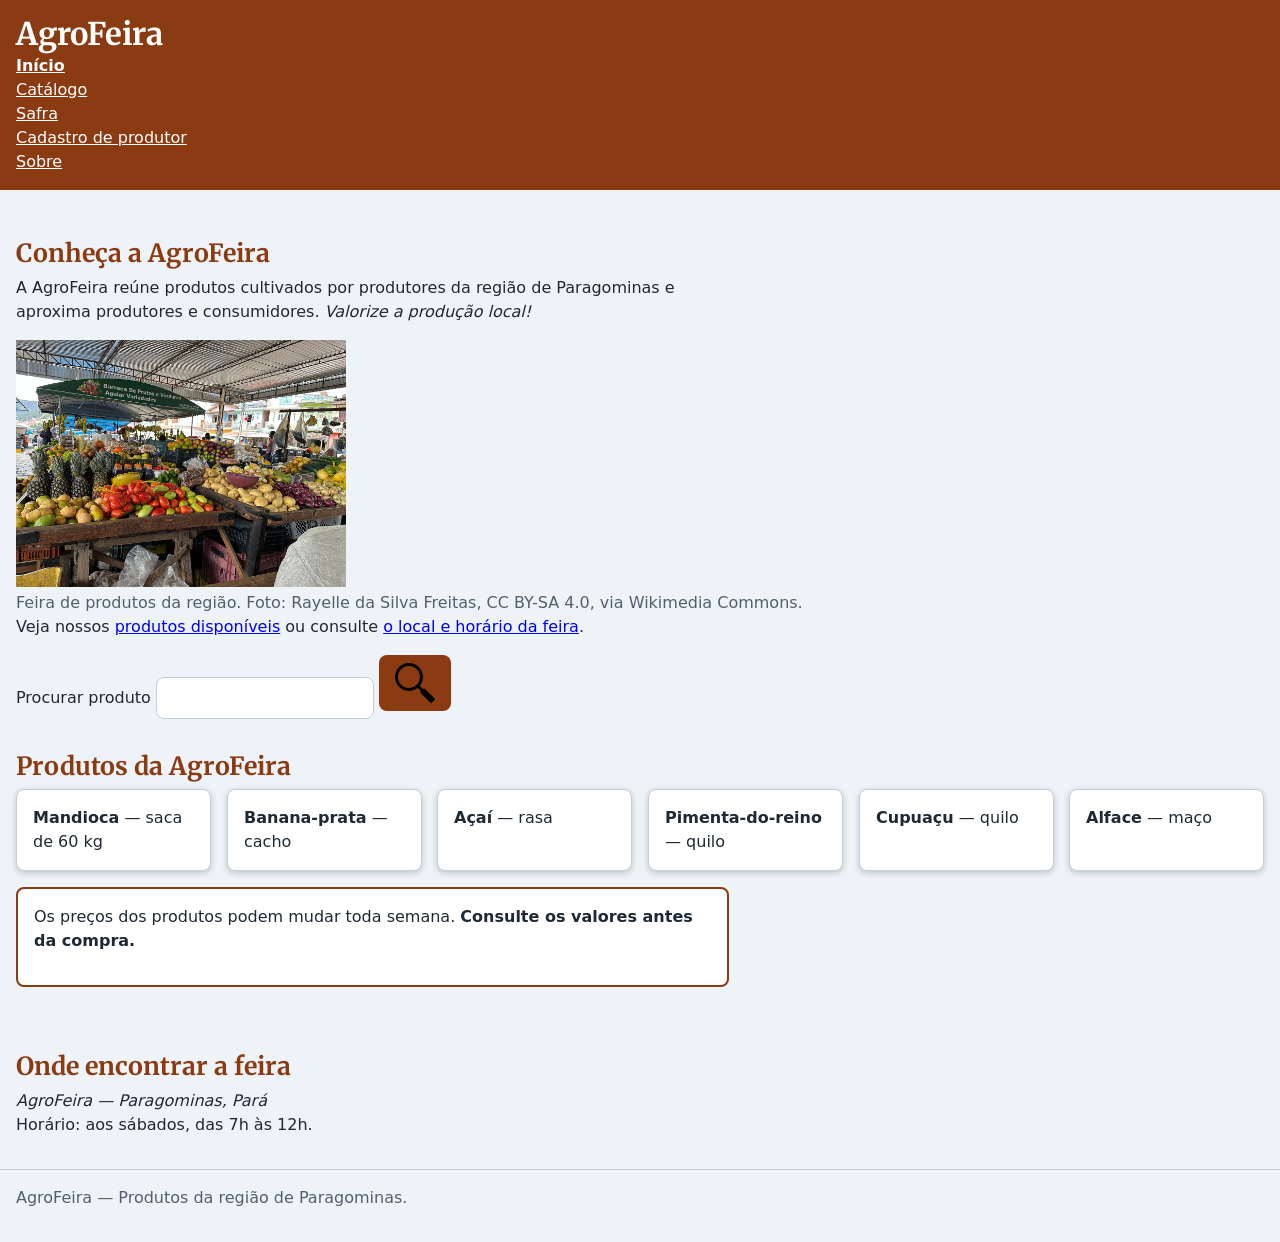
<file: index.html>
<!DOCTYPE html>
<html lang="pt-BR">
<head>
    <meta charset="UTF-8">
    <meta name="viewport" content="width=device-width, initial-scale=1.0">
    <title>AgroFeira - Produtos da Região</title>
    <link rel="stylesheet" href="camadas.css">
    <link rel="preconnect" href="https://fonts.googleapis.com">
    <link rel="preconnect" href="https://fonts.gstatic.com" crossorigin>
    <link href="https://fonts.googleapis.com/css2?family=Merriweather:wght@400;700&display=swap" rel="stylesheet">
    <link rel="stylesheet" href="reset.css">
    <link rel="stylesheet" href="tokens.css">
    <link rel="stylesheet" href="base.css">
    <link rel="stylesheet" href="componentes.css">
    <link rel="stylesheet" href="utilitarios.css">
</head>
<body>

    <a href="#conteudo" class="pular">Pular para o conteúdo principal</a>

    <header class="cabecalho-site">
        <h1>AgroFeira</h1>

        <nav aria-label="Principal">
            <ul class="menu">
                <li>
                    <a href="index.html" aria-current="page">Início</a>
                </li>
                <li>
                    <a href="catalogo.html">Catálogo</a>
                </li>
                <li>
                    <a href="safra.html">Safra</a>
                </li>
                <li>
                    <a href="cadastro-produtor.html">Cadastro de produtor</a>
                </li>
                <li>
                    <a href="sobre.html">Sobre</a>
                </li>
            </ul>
        </nav>
    </header>

    <main id="conteudo">

        <section aria-labelledby="feira">
            <h2 id="feira">Conheça a AgroFeira</h2>

            <p>
                A AgroFeira reúne produtos cultivados por produtores da região
                de Paragominas e aproxima produtores e consumidores.
                <em>Valorize a produção local!</em>
            </p>

            <figure class="figura-destaque">
                <picture>
                    <source
                        media="(min-width: 800px)"
                        srcset="feira-1280.jpg">

                    <img
                        src="feira-330.jpg"
                        alt="Bancas com produtos em uma feira"
                        width="330"
                        height="220">
                </picture>

                <figcaption>
                    Feira de produtos da região. Foto: Rayelle da Silva Freitas, CC BY-SA 4.0, via Wikimedia Commons.
                </figcaption>
            </figure>

            <nav aria-label="Links desta página">
                <p>
                    Veja nossos
                    <a href="#produtos">produtos disponíveis</a>
                    ou consulte
                    <a href="#localizacao">o local e horário da feira</a>.
                </p>
            </nav>

            <form class="busca" role="search">
                <label for="procurar">Procurar produto</label>

                <input
                    type="search"
                    id="procurar"
                    name="campo">

                <button type="submit">
                    <img
                        src="lupa.png"
                        alt="Procurar">
                </button>
            </form>
        </section>

        <section aria-labelledby="produtos">
            <h2 id="produtos">Produtos da AgroFeira</h2>

            <ul class="lista-produtos">

                <li class="cartao-produto">
                    <strong>Mandioca</strong> — saca de 60 kg
                </li>

                <li class="cartao-produto">
                    <strong>Banana-prata</strong> — cacho
                </li>

                <li class="cartao-produto">
                    <strong>Açaí</strong> — rasa
                </li>

                <li class="cartao-produto">
                    <strong>Pimenta-do-reino</strong> — quilo
                </li>

                <li class="cartao-produto">
                    <strong>Cupuaçu</strong> — quilo
                </li>

                <li class="cartao-produto">
                    <strong>Alface</strong> — maço
                </li>

            </ul>

            <div class="aviso">
                <p>
                    Os preços dos produtos podem mudar toda semana.
                    <strong>Consulte os valores antes da compra.</strong>
                </p>
            </div>
        </section>

    </main>

    <aside id="localizacao" aria-label="Informações da feira">
        <h2>Onde encontrar a feira</h2>

        <address>
            AgroFeira — Paragominas, Pará
        </address>

        <p>
            Horário: aos sábados, das 7h às 12h.
        </p>
    </aside>

    <footer class="rodape-site">
        <p>AgroFeira — Produtos da região de Paragominas.</p>
    </footer>

</body>
</html>
</file>
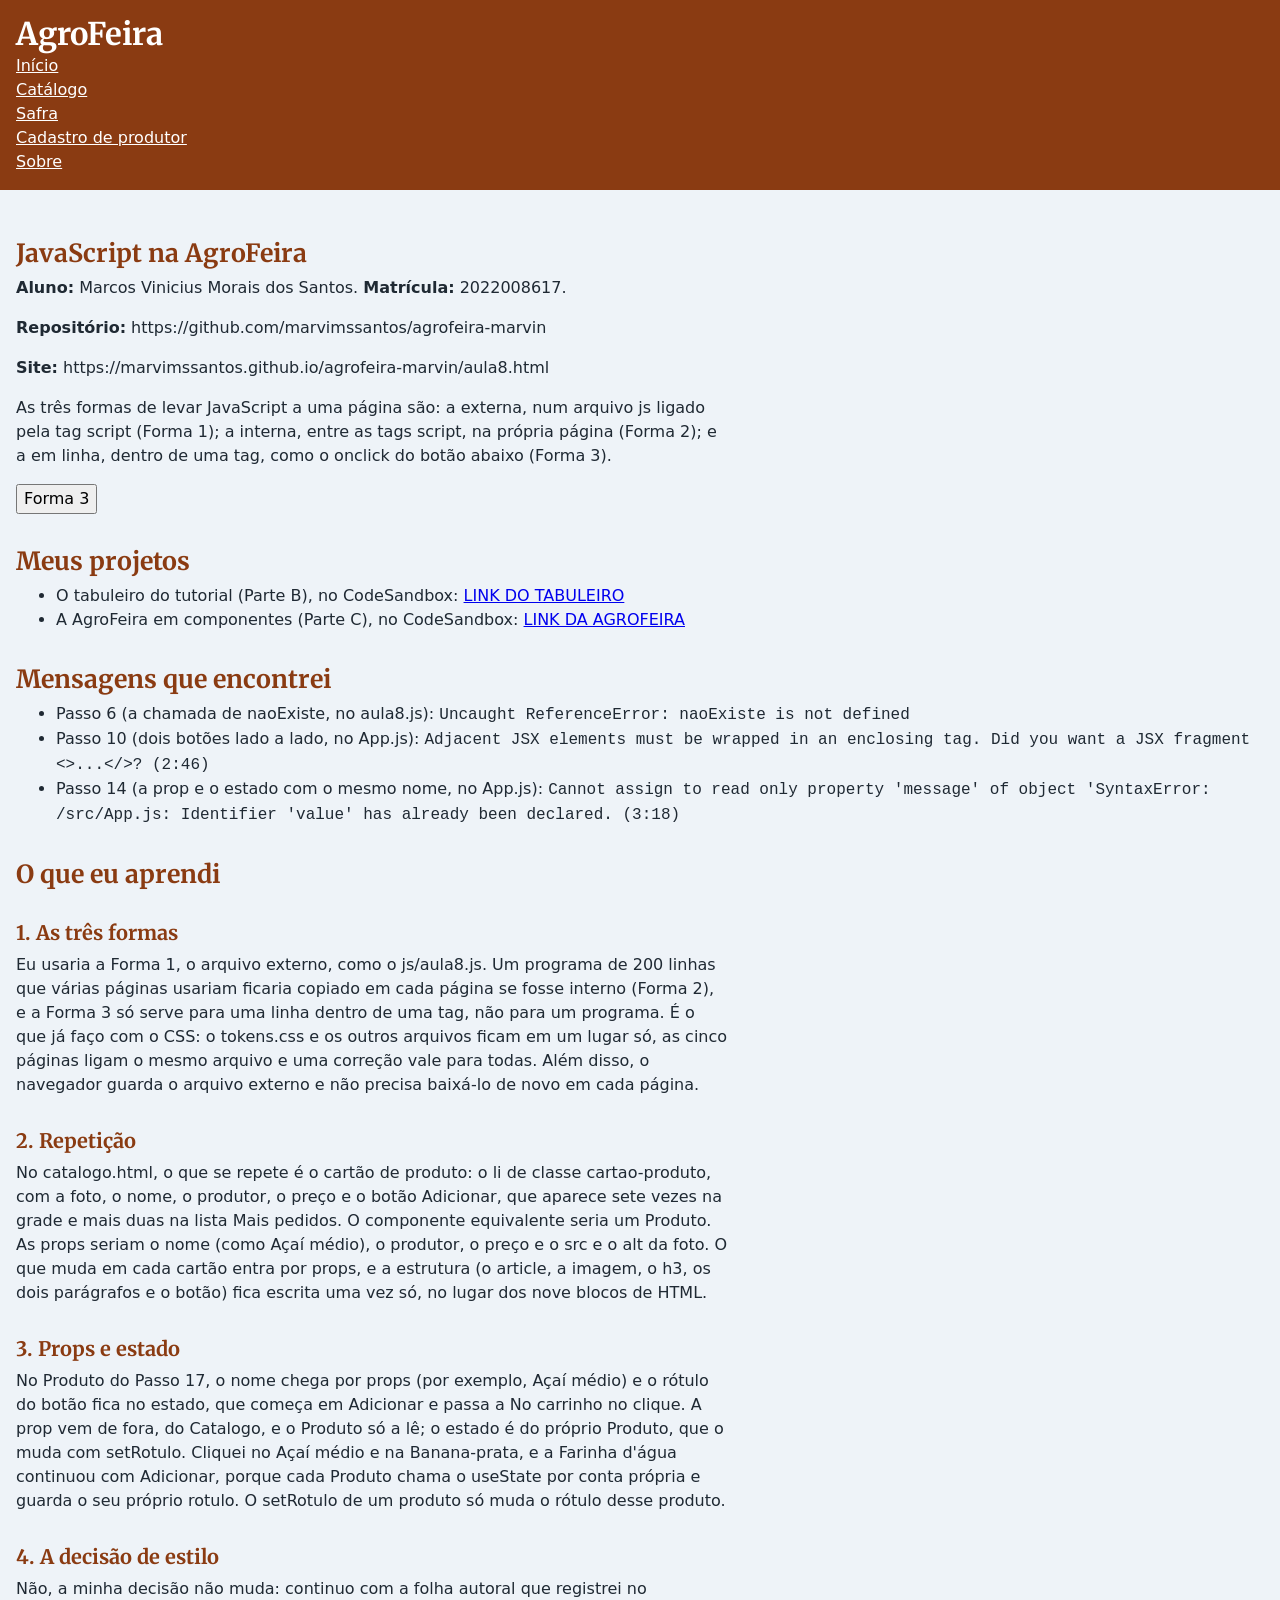
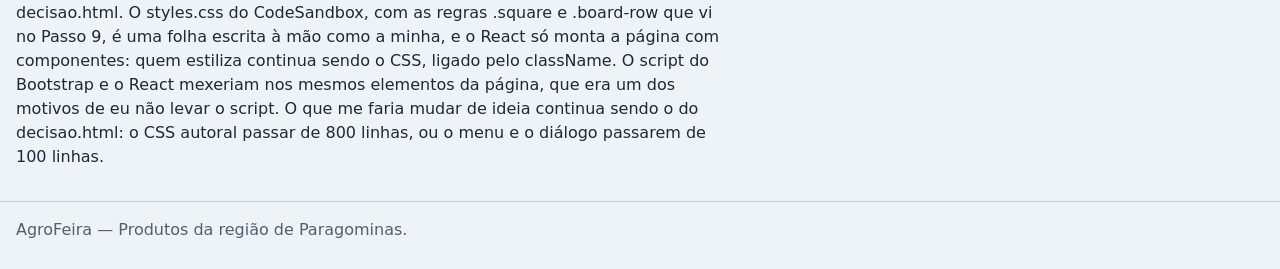
<file: aula8.html>
<!DOCTYPE html>
<html lang="pt-BR">
<head>
    <meta charset="UTF-8">
    <meta name="viewport" content="width=device-width, initial-scale=1.0">
    <title>JavaScript na AgroFeira — Marcos Vinicius Morais dos Santos</title>
    <link rel="stylesheet" href="camadas.css">
    <link rel="preconnect" href="https://fonts.googleapis.com">
    <link rel="preconnect" href="https://fonts.gstatic.com" crossorigin>
    <link href="https://fonts.googleapis.com/css2?family=Merriweather:wght@400;700&display=swap" rel="stylesheet">
    <link rel="stylesheet" href="reset.css">
    <link rel="stylesheet" href="tokens.css">
    <link rel="stylesheet" href="base.css">
    <link rel="stylesheet" href="componentes.css">
    <link rel="stylesheet" href="utilitarios.css">
</head>
<body>

    <a href="#conteudo" class="pular">Pular para o conteúdo principal</a>

    <header class="cabecalho-site">
        <h1>AgroFeira</h1>

        <nav aria-label="Principal">
            <ul class="menu">
                <li><a href="index.html">Início</a></li>
                <li><a href="catalogo.html">Catálogo</a></li>
                <li><a href="safra.html">Safra</a></li>
                <li><a href="cadastro-produtor.html">Cadastro de produtor</a></li>
                <li><a href="sobre.html">Sobre</a></li>
            </ul>
        </nav>
    </header>

    <main id="conteudo">

        <h2>JavaScript na AgroFeira</h2>

        <p><strong>Aluno:</strong> Marcos Vinicius Morais dos Santos. <strong>Matrícula:</strong> 2022008617.</p>

        <p><strong>Repositório:</strong> https://github.com/marvimssantos/agrofeira-marvin</p>

        <p><strong>Site:</strong> https://marvimssantos.github.io/agrofeira-marvin/aula8.html</p>

        <p>As três formas de levar JavaScript a uma página são: a externa, num arquivo js ligado pela tag script (Forma 1); a interna, entre as tags script, na própria página (Forma 2); e a em linha, dentro de uma tag, como o onclick do botão abaixo (Forma 3).</p>

        <script src="js/aula8.js"></script>
        <script>console.log('Forma 2: interna, entre as tags script');</script>
        <button type="button" onclick="alert('Forma 3: em linha, dentro da tag')">Forma 3</button>

        <h2>Meus projetos</h2>

        <ul>
            <li>O tabuleiro do tutorial (Parte B), no CodeSandbox: <a href="https://codesandbox.io/p/sandbox/react-dev-forked-n3xrkg">LINK DO TABULEIRO</a></li>
            <li>A AgroFeira em componentes (Parte C), no CodeSandbox: <a href="https://codesandbox.io/p/sandbox/react-dev-forked-vpc4wm">LINK DA AGROFEIRA</a></li>
        </ul>

        <h2>Mensagens que encontrei</h2>

        <ul>
            <li>Passo 6 (a chamada de naoExiste, no aula8.js): <code>Uncaught ReferenceError: naoExiste is not defined</code></li>
            <li>Passo 10 (dois botões lado a lado, no App.js): <code>Adjacent JSX elements must be wrapped in an enclosing tag. Did you want a JSX fragment &lt;&gt;...&lt;/&gt;? (2:46)</code></li>
            <li>Passo 14 (a prop e o estado com o mesmo nome, no App.js): <code>Cannot assign to read only property 'message' of object 'SyntaxError: /src/App.js: Identifier 'value' has already been declared. (3:18)</code></li>
        </ul>

        <h2>O que eu aprendi</h2>

        <h3>1. As três formas</h3>
        <p>Eu usaria a Forma 1, o arquivo externo, como o js/aula8.js. Um programa de 200 linhas que várias páginas usariam ficaria copiado em cada página se fosse interno (Forma 2), e a Forma 3 só serve para uma linha dentro de uma tag, não para um programa. É o que já faço com o CSS: o tokens.css e os outros arquivos ficam em um lugar só, as cinco páginas ligam o mesmo arquivo e uma correção vale para todas. Além disso, o navegador guarda o arquivo externo e não precisa baixá-lo de novo em cada página.</p>

        <h3>2. Repetição</h3>
        <p>No catalogo.html, o que se repete é o cartão de produto: o li de classe cartao-produto, com a foto, o nome, o produtor, o preço e o botão Adicionar, que aparece sete vezes na grade e mais duas na lista Mais pedidos. O componente equivalente seria um Produto. As props seriam o nome (como Açaí médio), o produtor, o preço e o src e o alt da foto. O que muda em cada cartão entra por props, e a estrutura (o article, a imagem, o h3, os dois parágrafos e o botão) fica escrita uma vez só, no lugar dos nove blocos de HTML.</p>

        <h3>3. Props e estado</h3>
        <p>No Produto do Passo 17, o nome chega por props (por exemplo, Açaí médio) e o rótulo do botão fica no estado, que começa em Adicionar e passa a No carrinho no clique. A prop vem de fora, do Catalogo, e o Produto só a lê; o estado é do próprio Produto, que o muda com setRotulo. Cliquei no Açaí médio e na Banana-prata, e a Farinha d'água continuou com Adicionar, porque cada Produto chama o useState por conta própria e guarda o seu próprio rotulo. O setRotulo de um produto só muda o rótulo desse produto.</p>

        <h3>4. A decisão de estilo</h3>
        <p>Não, a minha decisão não muda: continuo com a folha autoral que registrei no decisao.html. O styles.css do CodeSandbox, com as regras .square e .board-row que vi no Passo 9, é uma folha escrita à mão como a minha, e o React só monta a página com componentes: quem estiliza continua sendo o CSS, ligado pelo className. O script do Bootstrap e o React mexeriam nos mesmos elementos da página, que era um dos motivos de eu não levar o script. O que me faria mudar de ideia continua sendo o do decisao.html: o CSS autoral passar de 800 linhas, ou o menu e o diálogo passarem de 100 linhas.</p>

    </main>

    <footer class="rodape-site">
        <p>AgroFeira — Produtos da região de Paragominas.</p>
    </footer>

</body>
</html>
</file>
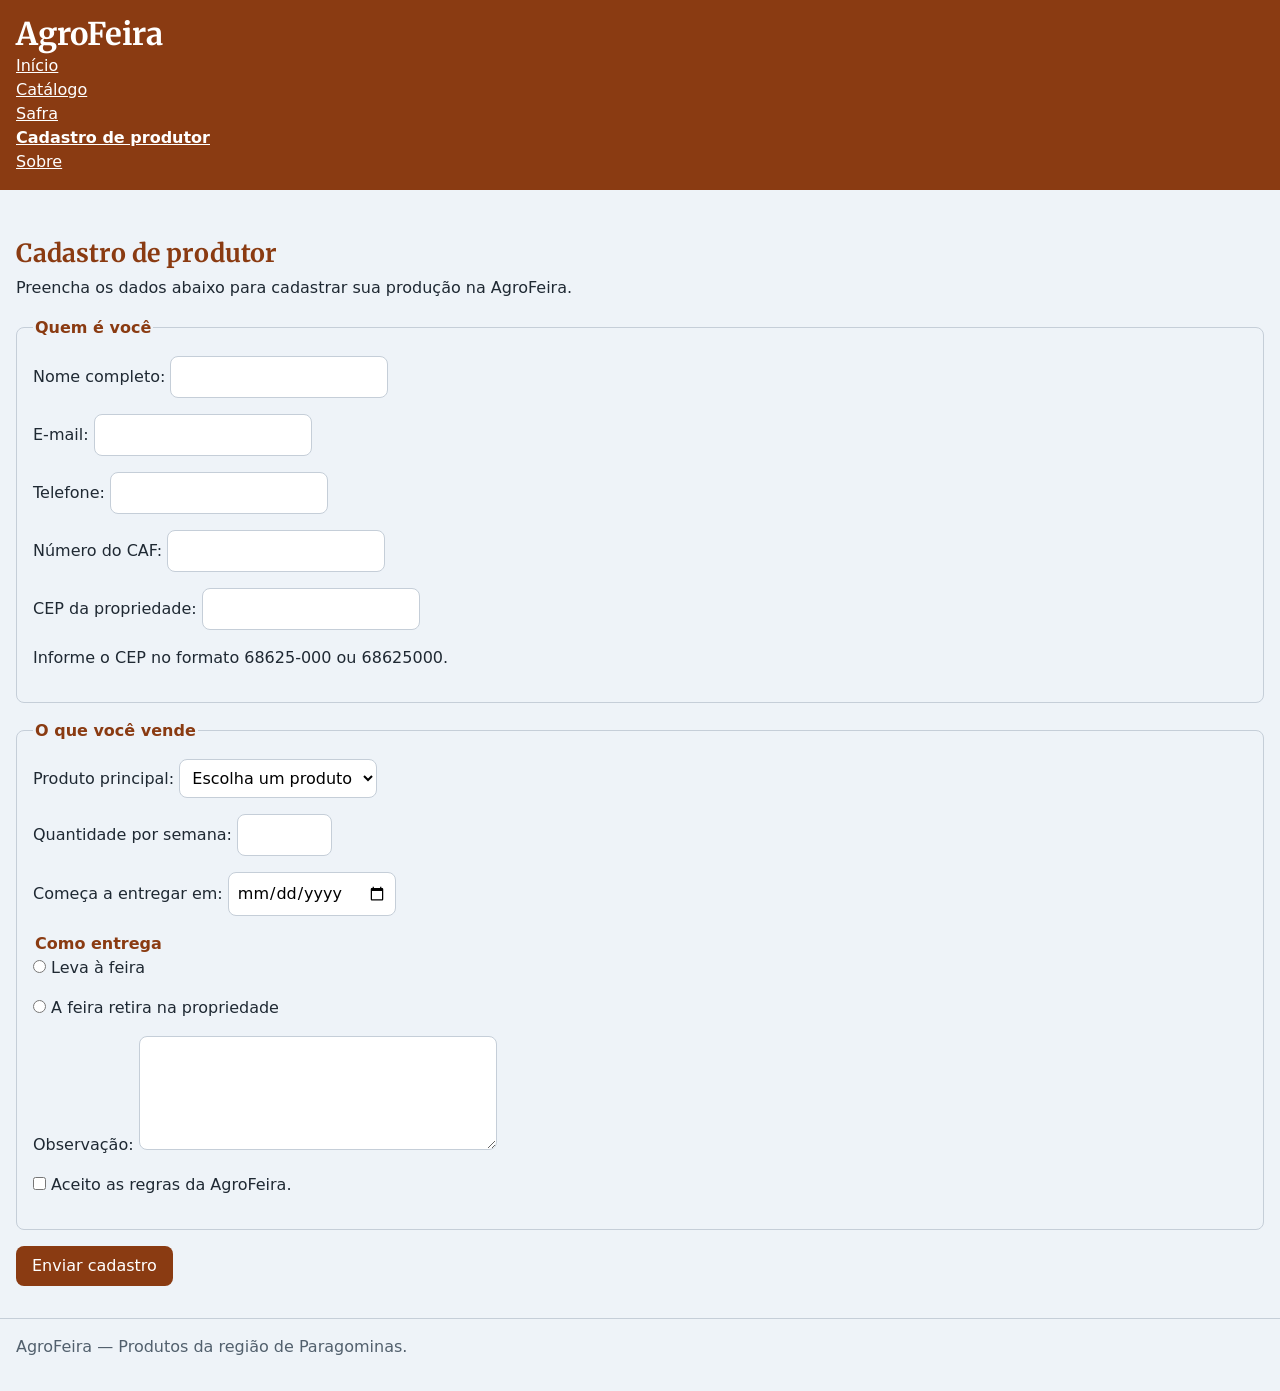
<file: cadastro-produtor.html>
<!DOCTYPE html>
<html lang="pt-BR">
<head>
    <meta charset="UTF-8">
    <meta name="viewport" content="width=device-width, initial-scale=1.0">
    <title>Cadastro de Produtor - AgroFeira</title>
    <link rel="stylesheet" href="camadas.css">
    <link rel="preconnect" href="https://fonts.googleapis.com">
    <link rel="preconnect" href="https://fonts.gstatic.com" crossorigin>
    <link href="https://fonts.googleapis.com/css2?family=Merriweather:wght@400;700&display=swap" rel="stylesheet">
    <link rel="stylesheet" href="reset.css">
    <link rel="stylesheet" href="tokens.css">
    <link rel="stylesheet" href="base.css">
    <link rel="stylesheet" href="componentes.css">
    <link rel="stylesheet" href="utilitarios.css">
</head>
<body>

    <a href="#conteudo" class="pular">Pular para o conteúdo principal</a>

    <header class="cabecalho-site">
        <h1>AgroFeira</h1>

        <nav aria-label="Principal">
            <ul class="menu">
                <li>
                    <a href="index.html">Início</a>
                </li>
                <li>
                    <a href="catalogo.html">Catálogo</a>
                </li>
                <li>
                    <a href="safra.html">Safra</a>
                </li>
                <li>
                    <a href="cadastro-produtor.html" aria-current="page">
                        Cadastro de produtor
                    </a>
                </li>
                <li>
                    <a href="sobre.html">Sobre</a>
                </li>
            </ul>
        </nav>
    </header>

    <main id="conteudo">

        <h2>Cadastro de produtor</h2>

        <p>
            Preencha os dados abaixo para cadastrar sua produção na AgroFeira.
        </p>

        <form class="formulario-cadastro" method="get">

            <fieldset>
                <legend>Quem é você</legend>

                <p>
                    <label for="nome">Nome completo:</label>
                    <input
                        type="text"
                        id="nome"
                        name="nome"
                        autocomplete="name"
                        required>
                </p>

                <p>
                    <label for="email">E-mail:</label>
                    <input
                        type="email"
                        id="email"
                        name="email"
                        autocomplete="email"
                        required>
                </p>

                <p>
                    <label for="telefone">Telefone:</label>
                    <input
                        type="tel"
                        id="telefone"
                        name="telefone"
                        autocomplete="tel">
                </p>

                <p>
                    <label for="caf">Número do CAF:</label>
                    <input
                        type="text"
                        id="caf"
                        name="caf">
                </p>

                <p>
                    <label for="cep">CEP da propriedade:</label>
                    <input
                        type="text"
                        id="cep"
                        name="cep"
                        inputmode="numeric"
                        pattern="[0-9]{5}-?[0-9]{3}"
                        aria-describedby="ajuda-cep">
                </p>

                <p id="ajuda-cep">
                    Informe o CEP no formato 68625-000 ou 68625000.
                </p>

            </fieldset>

            <fieldset>
                <legend>O que você vende</legend>

                <p>
                    <label for="produto">Produto principal:</label>
                    <select
                        id="produto"
                        name="produto"
                        required>

                        <option value="">Escolha um produto</option>
                        <option value="mandioca">Mandioca</option>
                        <option value="banana-prata">Banana-prata</option>
                        <option value="acai">Açaí</option>
                        <option value="pimenta-do-reino">
                            Pimenta-do-reino
                        </option>
                        <option value="cupuacu">Cupuaçu</option>
                        <option value="alface">Alface</option>

                    </select>
                </p>

                <p>
                    <label for="quantidade">Quantidade por semana:</label>
                    <input
                        type="number"
                        id="quantidade"
                        name="quantidade"
                        min="1"
                        max="500"
                        step="1"
                        required>
                </p>

                <p>
                    <label for="data">Começa a entregar em:</label>
                    <input
                        type="date"
                        id="data"
                        name="data">
                </p>

                <fieldset>
                    <legend>Como entrega</legend>

                    <p>
                        <input
                            type="radio"
                            id="leva-feira"
                            name="entrega"
                            value="leva-feira"
                            required>

                        <label for="leva-feira">
                            Leva à feira
                        </label>
                    </p>

                    <p>
                        <input
                            type="radio"
                            id="feira-retira"
                            name="entrega"
                            value="feira-retira">

                        <label for="feira-retira">
                            A feira retira na propriedade
                        </label>
                    </p>

                </fieldset>

                <p>
                    <label for="observacao">Observação:</label>
                    <textarea
                        id="observacao"
                        name="observacao"
                        rows="4"
                        cols="40"></textarea>
                </p>

                <p>
                    <input
                        type="checkbox"
                        id="aceite"
                        name="aceite"
                        value="sim"
                        required>

                    <label for="aceite">
                        Aceito as regras da AgroFeira.
                    </label>
                </p>

            </fieldset>

            <button type="submit">Enviar cadastro</button>

        </form>

        <p role="status" aria-live="polite"></p>

    </main>

    <footer class="rodape-site">
        <p>AgroFeira — Produtos da região de Paragominas.</p>
    </footer>

</body>
</html>
</file>
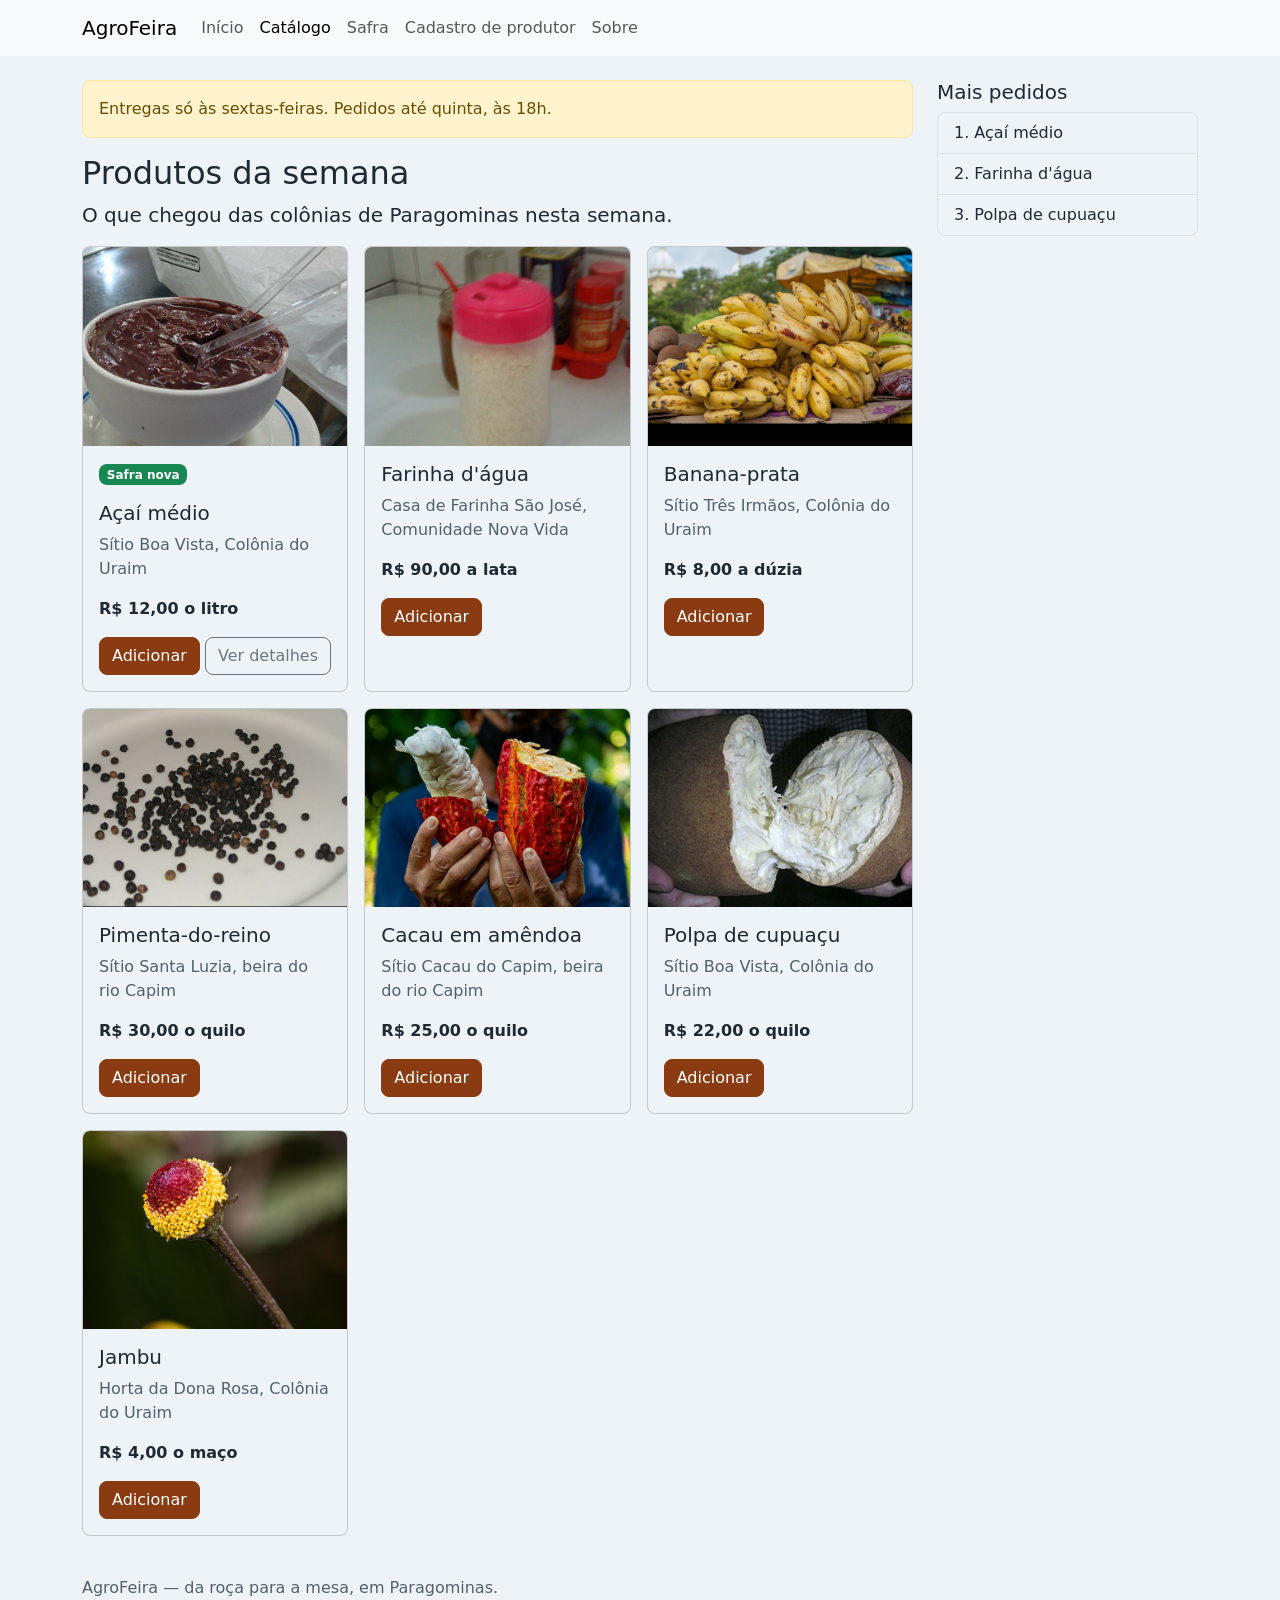
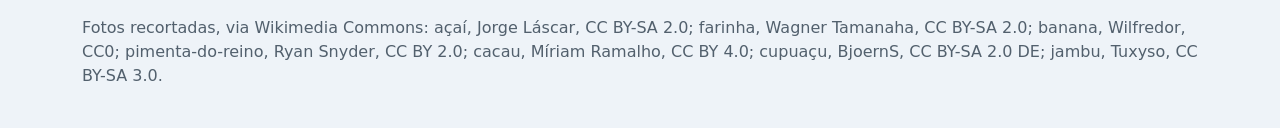
<file: catalogo-bootstrap.html>
<!doctype html>
<html lang="pt-BR">
<head>
  <meta charset="utf-8">
  <meta name="viewport" content="width=device-width, initial-scale=1">
  <title>AgroFeira — catálogo em Bootstrap</title>
  <link href="https://cdn.jsdelivr.net/npm/bootstrap@5.3.8/dist/css/bootstrap.min.css" rel="stylesheet" integrity="sha384-sRIl4kxILFvY47J16cr9ZwB07vP4J8+LH7qKQnuqkuIAvNWLzeN8tE5YBujZqJLB" crossorigin="anonymous">
  <link rel="stylesheet" href="tokens.css">
  <link rel="stylesheet" href="agrofeira-bootstrap.css">
  <script defer src="https://cdn.jsdelivr.net/npm/bootstrap@5.3.8/dist/js/bootstrap.bundle.min.js" integrity="sha384-FKyoEForCGlyvwx9Hj09JcYn3nv7wiPVlz7YYwJrWVcXK/BmnVDxM+D2scQbITxI" crossorigin="anonymous"></script>
</head>
<body>

  <header>
    <nav class="navbar navbar-expand-lg bg-body-tertiary mb-4" aria-label="Principal">
      <div class="container">
        <a class="navbar-brand" href="index.html">AgroFeira</a>
        <button class="navbar-toggler" type="button" data-bs-toggle="collapse" data-bs-target="#menu" aria-controls="menu" aria-expanded="false" aria-label="Menu">
          <span class="navbar-toggler-icon"></span>
        </button>
        <div class="collapse navbar-collapse" id="menu">
          <ul class="navbar-nav">
            <li class="nav-item"><a class="nav-link" href="index.html">Início</a></li>
            <li class="nav-item"><a class="nav-link active" href="catalogo-bootstrap.html" aria-current="page">Catálogo</a></li>
            <li class="nav-item"><a class="nav-link" href="safra.html">Safra</a></li>
            <li class="nav-item"><a class="nav-link" href="cadastro-produtor.html">Cadastro de produtor</a></li>
            <li class="nav-item"><a class="nav-link" href="sobre.html">Sobre</a></li>
          </ul>
        </div>
      </div>
    </nav>
  </header>

  <div class="container">

    <div class="row g-4">

      <main class="col-lg-9">
        <div class="alert alert-warning" role="alert">
          Entregas só às sextas-feiras. Pedidos até quinta, às 18h.
        </div>

        <h1 class="h2">Produtos da semana</h1>
        <p class="lead">O que chegou das colônias de Paragominas nesta semana.</p>

        <ul class="row row-cols-1 row-cols-sm-2 row-cols-lg-3 g-3 list-unstyled">

          <li class="col">
            <article class="card h-100">
              <img class="card-img-top img-fluid" src="acai.jpg" width="640" height="480"
                alt="Tigela de açaí batido, com duas colheres de plástico">
              <div class="card-body">
                <p class="badge text-bg-success">Safra nova</p>
                <h2 class="card-title h5">Açaí médio</h2>
                <p class="card-text text-body-secondary">Sítio Boa Vista, Colônia do Uraim</p>
                <p class="card-text fw-bold">R$ 12,00 o litro</p>
                <button type="button" class="btn btn-primary">Adicionar</button>
                <button type="button" class="btn btn-outline-secondary" data-bs-toggle="modal" data-bs-target="#detalhe-acai">Ver detalhes</button>
              </div>
            </article>
          </li>

          <li class="col">
            <article class="card h-100">
              <img class="card-img-top img-fluid" src="farinha.jpg" width="640" height="480"
                alt="Pote de farinha de mandioca sobre a mesa">
              <div class="card-body">
                <h2 class="card-title h5">Farinha d'água</h2>
                <p class="card-text text-body-secondary">Casa de Farinha São José, Comunidade Nova Vida</p>
                <p class="card-text fw-bold">R$ 90,00 a lata</p>
                <button type="button" class="btn btn-primary">Adicionar</button>
              </div>
            </article>
          </li>

          <li class="col">
            <article class="card h-100">
              <img class="card-img-top img-fluid" src="banana.jpg" width="640" height="480"
                alt="Cachos de banana empilhados numa banca de feira">
              <div class="card-body">
                <h2 class="card-title h5">Banana-prata</h2>
                <p class="card-text text-body-secondary">Sítio Três Irmãos, Colônia do Uraim</p>
                <p class="card-text fw-bold">R$ 8,00 a dúzia</p>
                <button type="button" class="btn btn-primary">Adicionar</button>
              </div>
            </article>
          </li>

          <li class="col">
            <article class="card h-100">
              <img class="card-img-top img-fluid" src="pimenta.jpg" width="640" height="480"
                alt="Grãos de pimenta-do-reino espalhados num prato branco">
              <div class="card-body">
                <h2 class="card-title h5">Pimenta-do-reino</h2>
                <p class="card-text text-body-secondary">Sítio Santa Luzia, beira do rio Capim</p>
                <p class="card-text fw-bold">R$ 30,00 o quilo</p>
                <button type="button" class="btn btn-primary">Adicionar</button>
              </div>
            </article>
          </li>

          <li class="col">
            <article class="card h-100">
              <img class="card-img-top img-fluid" src="cacau.jpg" width="640" height="480"
                alt="Mãos abrindo um fruto de cacau vermelho, com a polpa branca à mostra">
              <div class="card-body">
                <h2 class="card-title h5">Cacau em amêndoa</h2>
                <p class="card-text text-body-secondary">Sítio Cacau do Capim, beira do rio Capim</p>
                <p class="card-text fw-bold">R$ 25,00 o quilo</p>
                <button type="button" class="btn btn-primary">Adicionar</button>
              </div>
            </article>
          </li>

          <li class="col">
            <article class="card h-100">
              <img class="card-img-top img-fluid" src="cupuacu-640.jpg" width="640" height="480"
                alt="Cupuaçu aberto ao meio, com a polpa branca">
              <div class="card-body">
                <h2 class="card-title h5">Polpa de cupuaçu</h2>
                <p class="card-text text-body-secondary">Sítio Boa Vista, Colônia do Uraim</p>
                <p class="card-text fw-bold">R$ 22,00 o quilo</p>
                <button type="button" class="btn btn-primary">Adicionar</button>
              </div>
            </article>
          </li>

          <li class="col">
            <article class="card h-100">
              <img class="card-img-top img-fluid" src="jambu.jpg" width="640" height="480"
                alt="Flor de jambu, amarela com o centro vermelho">
              <div class="card-body">
                <h2 class="card-title h5">Jambu</h2>
                <p class="card-text text-body-secondary">Horta da Dona Rosa, Colônia do Uraim</p>
                <p class="card-text fw-bold">R$ 4,00 o maço</p>
                <button type="button" class="btn btn-primary">Adicionar</button>
              </div>
            </article>
          </li>

        </ul>
      </main>

      <aside class="col-lg-3 d-none d-lg-block">
        <h2 class="h5">Mais pedidos</h2>
        <ol class="list-group list-group-numbered">
          <li class="list-group-item">Açaí médio</li>
          <li class="list-group-item">Farinha d'água</li>
          <li class="list-group-item">Polpa de cupuaçu</li>
        </ol>
      </aside>

    </div>

    <footer class="py-4 text-body-secondary">
      <p>AgroFeira — da roça para a mesa, em Paragominas.</p>
      <p>Fotos recortadas, via Wikimedia Commons: açaí, Jorge Láscar, CC BY-SA 2.0; farinha, Wagner Tamanaha, CC BY-SA 2.0; banana, Wilfredor, CC0; pimenta-do-reino, Ryan Snyder, CC BY 2.0; cacau, Míriam Ramalho, CC BY 4.0; cupuaçu, BjoernS, CC BY-SA 2.0 DE; jambu, Tuxyso, CC BY-SA 3.0.</p>
    </footer>

  </div>

  <div class="modal fade" id="detalhe-acai" tabindex="-1" role="dialog" aria-labelledby="detalhe-acai-titulo">
    <div class="modal-dialog">
      <div class="modal-content">
        <div class="modal-header">
          <h2 class="modal-title h5" id="detalhe-acai-titulo">Açaí médio</h2>
          <button type="button" class="btn-close" data-bs-dismiss="modal" aria-label="Fechar"></button>
        </div>
        <div class="modal-body">
          <img class="img-fluid mb-3" src="acai.jpg" width="640" height="480"
            alt="Tigela de açaí batido, com duas colheres de plástico">
          <p class="text-body-secondary mb-1">Sítio Boa Vista, Colônia do Uraim</p>
          <p class="fw-bold">R$ 12,00 o litro</p>
          <p class="mb-0">Açaí médio batido, vendido por litro. A entrega é na feira, às sextas-feiras, para os pedidos feitos até quinta.</p>
        </div>
        <div class="modal-footer">
          <button type="button" class="btn btn-outline-secondary" data-bs-dismiss="modal">Fechar</button>
          <button type="button" class="btn btn-primary">Adicionar</button>
        </div>
      </div>
    </div>
  </div>

</body>
</html>
</file>
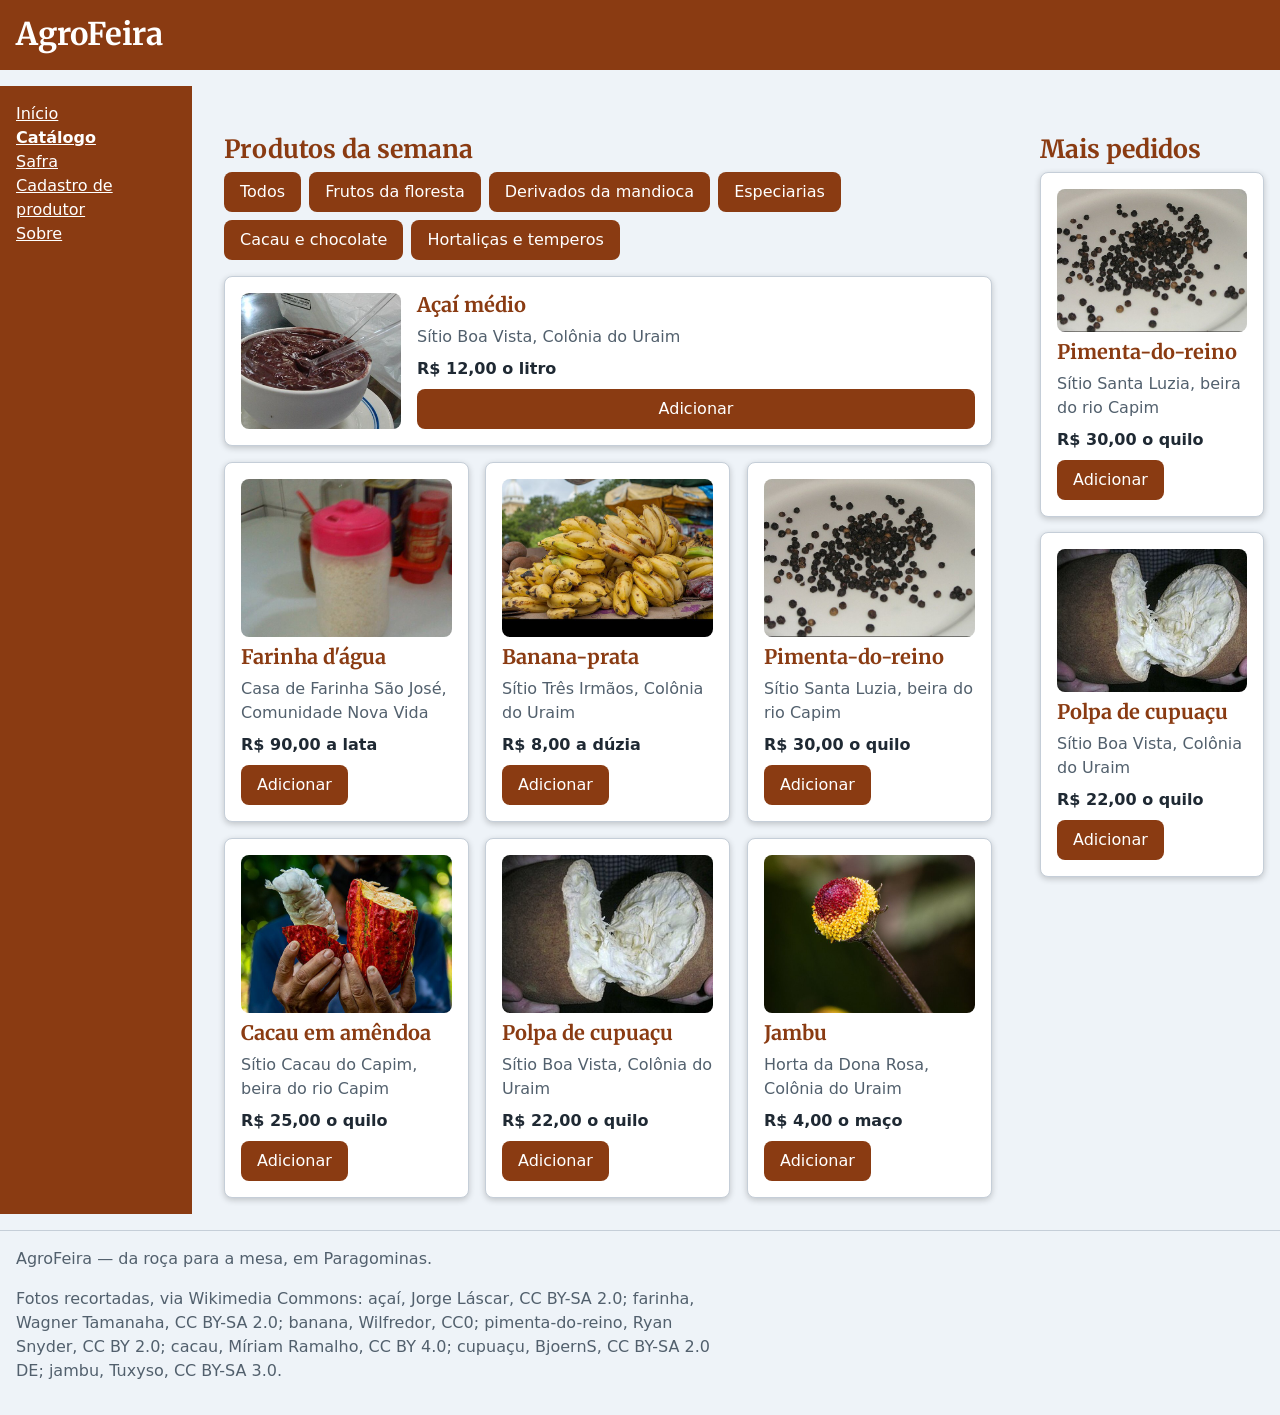
<file: catalogo.html>
<!doctype html>
<html lang="pt-BR">
  <head>
    <meta charset="utf-8">
    <meta name="viewport" content="width=device-width, initial-scale=1">
    <title>AgroFeira — catálogo</title>
    <link rel="stylesheet" href="camadas.css">
    <link rel="preconnect" href="https://fonts.googleapis.com">
    <link rel="preconnect" href="https://fonts.gstatic.com" crossorigin>
    <link href="https://fonts.googleapis.com/css2?family=Merriweather:wght@400;700&display=swap" rel="stylesheet">
    <link rel="stylesheet" href="reset.css">
    <link rel="stylesheet" href="tokens.css">
    <link rel="stylesheet" href="base.css">
    <link rel="stylesheet" href="componentes.css">
    <link rel="stylesheet" href="utilitarios.css">
  </head>
  <body class="pagina-catalogo">
    <a class="pular" href="#conteudo">Pular para o conteúdo</a>
    <header class="cabecalho-site">
      <h1>AgroFeira</h1>
    </header>
    <nav aria-label="Principal">
      <ul class="menu">
        <li><a href="index.html">Início</a></li>
        <li><a href="catalogo.html" aria-current="page">Catálogo</a></li>
        <li><a href="safra.html">Safra</a></li>
        <li><a href="cadastro-produtor.html">Cadastro de produtor</a></li>
        <li><a href="sobre.html">Sobre</a></li>
      </ul>
    </nav>
    <main id="conteudo">
      <h2>Produtos da semana</h2>
      <nav aria-label="Categorias">
        <ul class="barra-categorias">
          <li><button type="button">Todos</button></li>
          <li><button type="button">Frutos da floresta</button></li>
          <li><button type="button">Derivados da mandioca</button></li>
          <li><button type="button">Especiarias</button></li>
          <li><button type="button">Cacau e chocolate</button></li>
          <li><button type="button">Hortaliças e temperos</button></li>
        </ul>
      </nav>
      <ul class="lista-produtos">
        <li class="cartao-produto destaque">
          <article>
            <img src="acai.jpg" width="640" height="480"
              alt="Tigela de açaí batido, com duas colheres de plástico">
            <h3>Açaí médio</h3>
            <p class="produtor">Sítio Boa Vista, Colônia do Uraim</p>
            <p class="preco">R$ 12,00 o litro</p>
            <button type="button">Adicionar</button>
          </article>
        </li>
        <li class="cartao-produto">
          <article>
            <img src="farinha.jpg" width="640" height="480"
              alt="Pote de farinha de mandioca sobre a mesa">
            <h3>Farinha d'água</h3>
            <p class="produtor">Casa de Farinha São José, Comunidade Nova Vida</p>
            <p class="preco">R$ 90,00 a lata</p>
            <button type="button">Adicionar</button>
          </article>
        </li>
        <li class="cartao-produto">
          <article>
            <img src="banana.jpg" width="640" height="480"
              alt="Cachos de banana empilhados numa banca de feira">
            <h3>Banana-prata</h3>
            <p class="produtor">Sítio Três Irmãos, Colônia do Uraim</p>
            <p class="preco">R$ 8,00 a dúzia</p>
            <button type="button">Adicionar</button>
          </article>
        </li>
        <li class="cartao-produto">
          <article>
            <img src="pimenta.jpg" width="640" height="480"
              alt="Grãos de pimenta-do-reino espalhados num prato branco">
            <h3>Pimenta-do-reino</h3>
            <p class="produtor">Sítio Santa Luzia, beira do rio Capim</p>
            <p class="preco">R$ 30,00 o quilo</p>
            <button type="button">Adicionar</button>
          </article>
        </li>
        <li class="cartao-produto">
          <article>
            <img src="cacau.jpg" width="640" height="480"
              alt="Mãos abrindo um fruto de cacau vermelho, com a polpa branca à mostra">
            <h3>Cacau em amêndoa</h3>
            <p class="produtor">Sítio Cacau do Capim, beira do rio Capim</p>
            <p class="preco">R$ 25,00 o quilo</p>
            <button type="button">Adicionar</button>
          </article>
        </li>
        <li class="cartao-produto">
          <article>
            <img src="cupuacu-640.jpg" width="640" height="480"
              alt="Cupuaçu aberto ao meio, com a polpa branca">
            <h3>Polpa de cupuaçu</h3>
            <p class="produtor">Sítio Boa Vista, Colônia do Uraim</p>
            <p class="preco">R$ 22,00 o quilo</p>
            <button type="button">Adicionar</button>
          </article>
        </li>
        <li class="cartao-produto">
          <article>
            <img src="jambu.jpg" width="640" height="480"
              alt="Flor de jambu, amarela com o centro vermelho">
            <h3>Jambu</h3>
            <p class="produtor">Horta da Dona Rosa, Colônia do Uraim</p>
            <p class="preco">R$ 4,00 o maço</p>
            <button type="button">Adicionar</button>
          </article>
        </li>
      </ul>
    </main>
    <aside class="lateral">
      <h2>Mais pedidos</h2>
      <ul class="lista-produtos">
        <li class="cartao-produto">
          <article>
            <img src="pimenta.jpg" width="640" height="480"
              alt="Grãos de pimenta-do-reino espalhados num prato branco">
            <h3>Pimenta-do-reino</h3>
            <p class="produtor">Sítio Santa Luzia, beira do rio Capim</p>
            <p class="preco">R$ 30,00 o quilo</p>
            <button type="button">Adicionar</button>
          </article>
        </li>
        <li class="cartao-produto">
          <article>
            <img src="cupuacu-640.jpg" width="640" height="480"
              alt="Cupuaçu aberto ao meio, com a polpa branca">
            <h3>Polpa de cupuaçu</h3>
            <p class="produtor">Sítio Boa Vista, Colônia do Uraim</p>
            <p class="preco">R$ 22,00 o quilo</p>
            <button type="button">Adicionar</button>
          </article>
        </li>
      </ul>
    </aside>
    <footer class="rodape-site">
      <p>AgroFeira — da roça para a mesa, em Paragominas.</p>
      <p class="creditos">Fotos recortadas, via Wikimedia Commons: açaí, Jorge Láscar, CC BY-SA 2.0; farinha, Wagner Tamanaha, CC BY-SA 2.0; banana, Wilfredor, CC0; pimenta-do-reino, Ryan Snyder, CC BY 2.0; cacau, Míriam Ramalho, CC BY 4.0; cupuaçu, BjoernS, CC BY-SA 2.0 DE; jambu, Tuxyso, CC BY-SA 3.0.</p>
    </footer>
  </body>
</html>
</file>
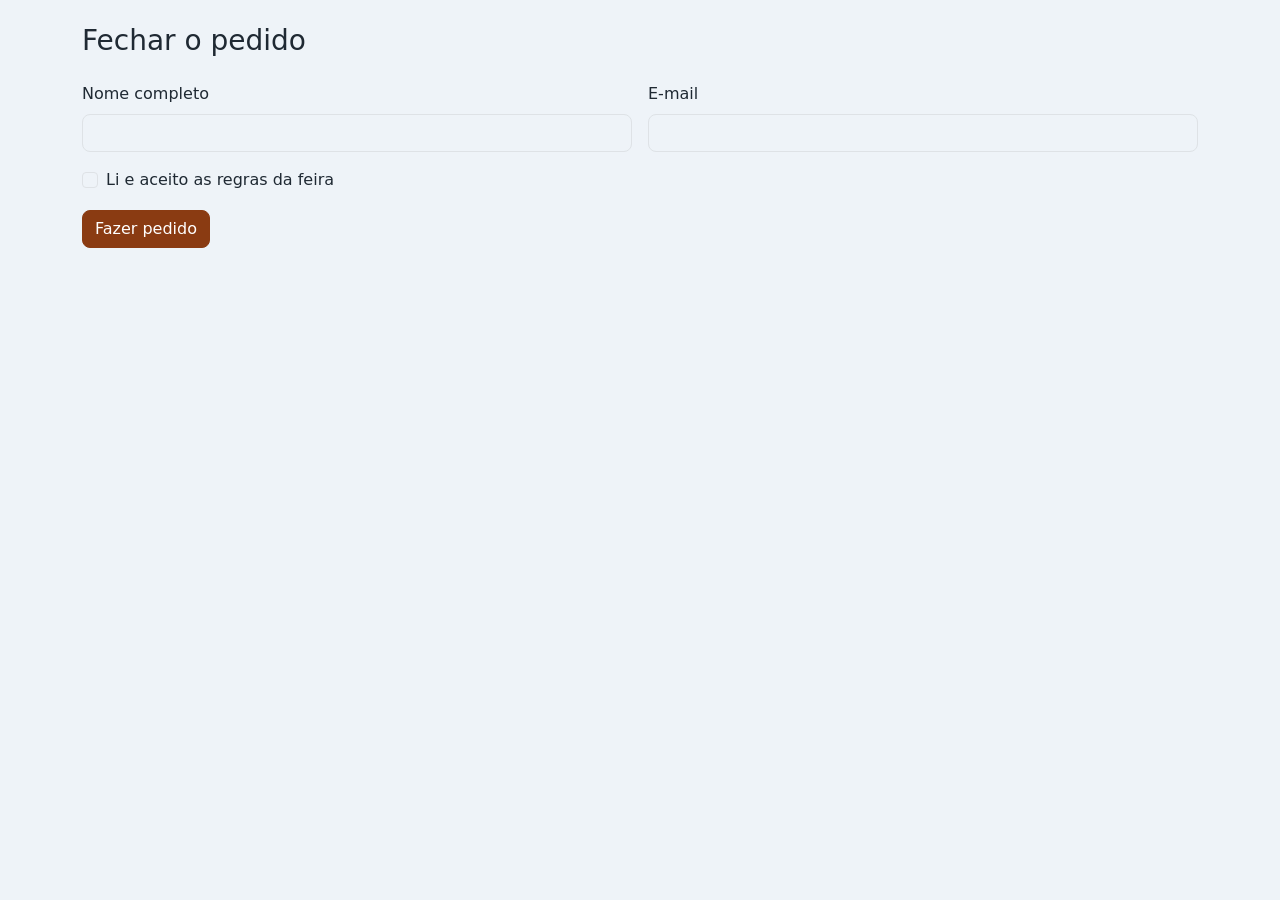
<file: checkout-bootstrap.html>
<!doctype html>
<html lang="pt-BR">
<head>
  <meta charset="utf-8">
  <meta name="viewport" content="width=device-width, initial-scale=1">
  <title>AgroFeira — fechar o pedido</title>
  <link href="https://cdn.jsdelivr.net/npm/bootstrap@5.3.8/dist/css/bootstrap.min.css" rel="stylesheet" integrity="sha384-sRIl4kxILFvY47J16cr9ZwB07vP4J8+LH7qKQnuqkuIAvNWLzeN8tE5YBujZqJLB" crossorigin="anonymous">
  <link rel="stylesheet" href="tokens.css">
  <link rel="stylesheet" href="agrofeira-bootstrap.css">
  <script defer src="validacao.js"></script>
</head>
<body>

  <main class="container py-4">
    <h1 class="h3 mb-4">Fechar o pedido</h1>

    <form class="row g-3 needs-validation" novalidate>

      <div class="col-12 col-md-6">
        <label class="form-label" for="nome">Nome completo</label>
        <input type="text" class="form-control" id="nome" name="nome" autocomplete="name" required aria-describedby="nome-erro">
        <div class="invalid-feedback" id="nome-erro">Informe o seu nome.</div>
      </div>

      <div class="col-12 col-md-6">
        <label class="form-label" for="email">E-mail</label>
        <input type="email" class="form-control" id="email" name="email" autocomplete="email" required aria-describedby="email-erro">
        <div class="invalid-feedback" id="email-erro">Informe um e-mail, como maria@exemplo.com.br.</div>
      </div>

      <div class="col-12">
        <div class="form-check">
          <input class="form-check-input" type="checkbox" id="termos" name="termos" required aria-describedby="termos-erro">
          <label class="form-check-label" for="termos">Li e aceito as regras da feira</label>
          <div class="invalid-feedback" id="termos-erro">É preciso aceitar as regras para continuar.</div>
        </div>
      </div>

      <div class="col-12">
        <button type="submit" class="btn btn-primary">Fazer pedido</button>
      </div>

    </form>
  </main>

</body>
</html>
</file>
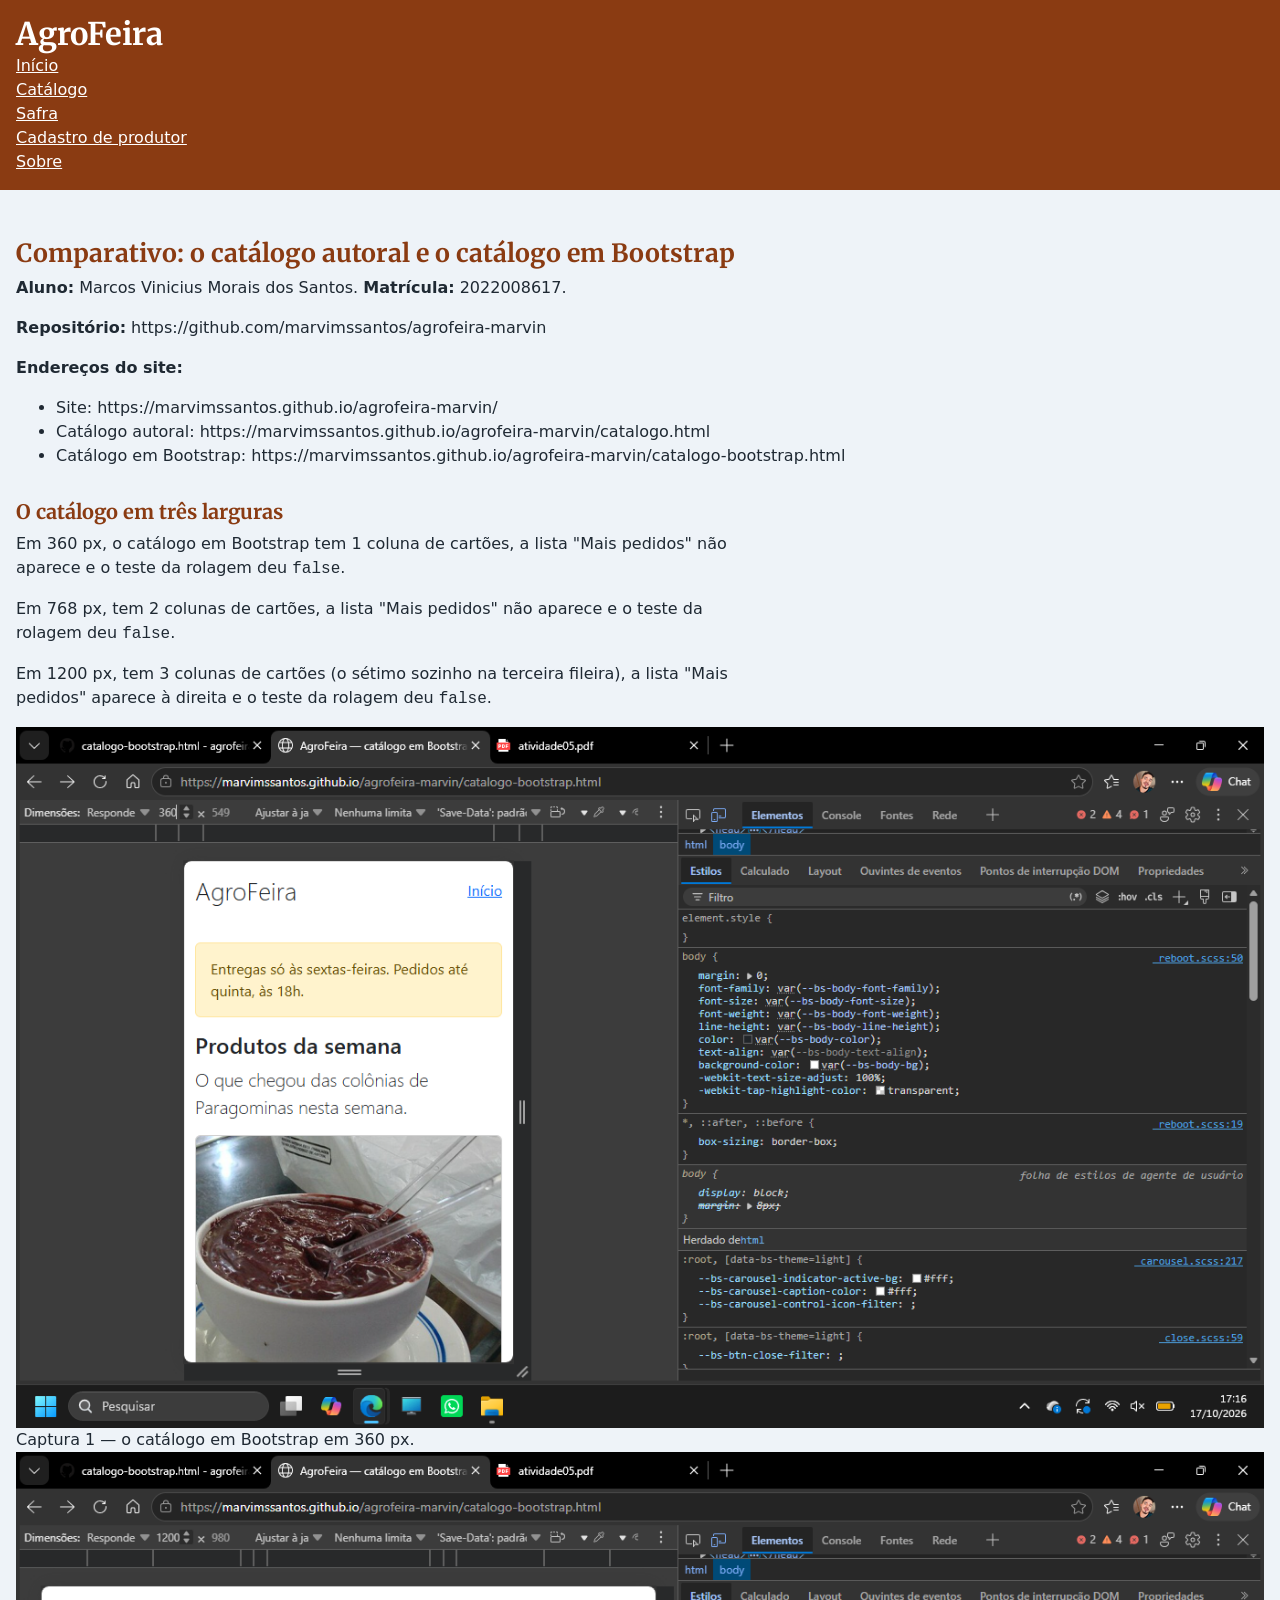
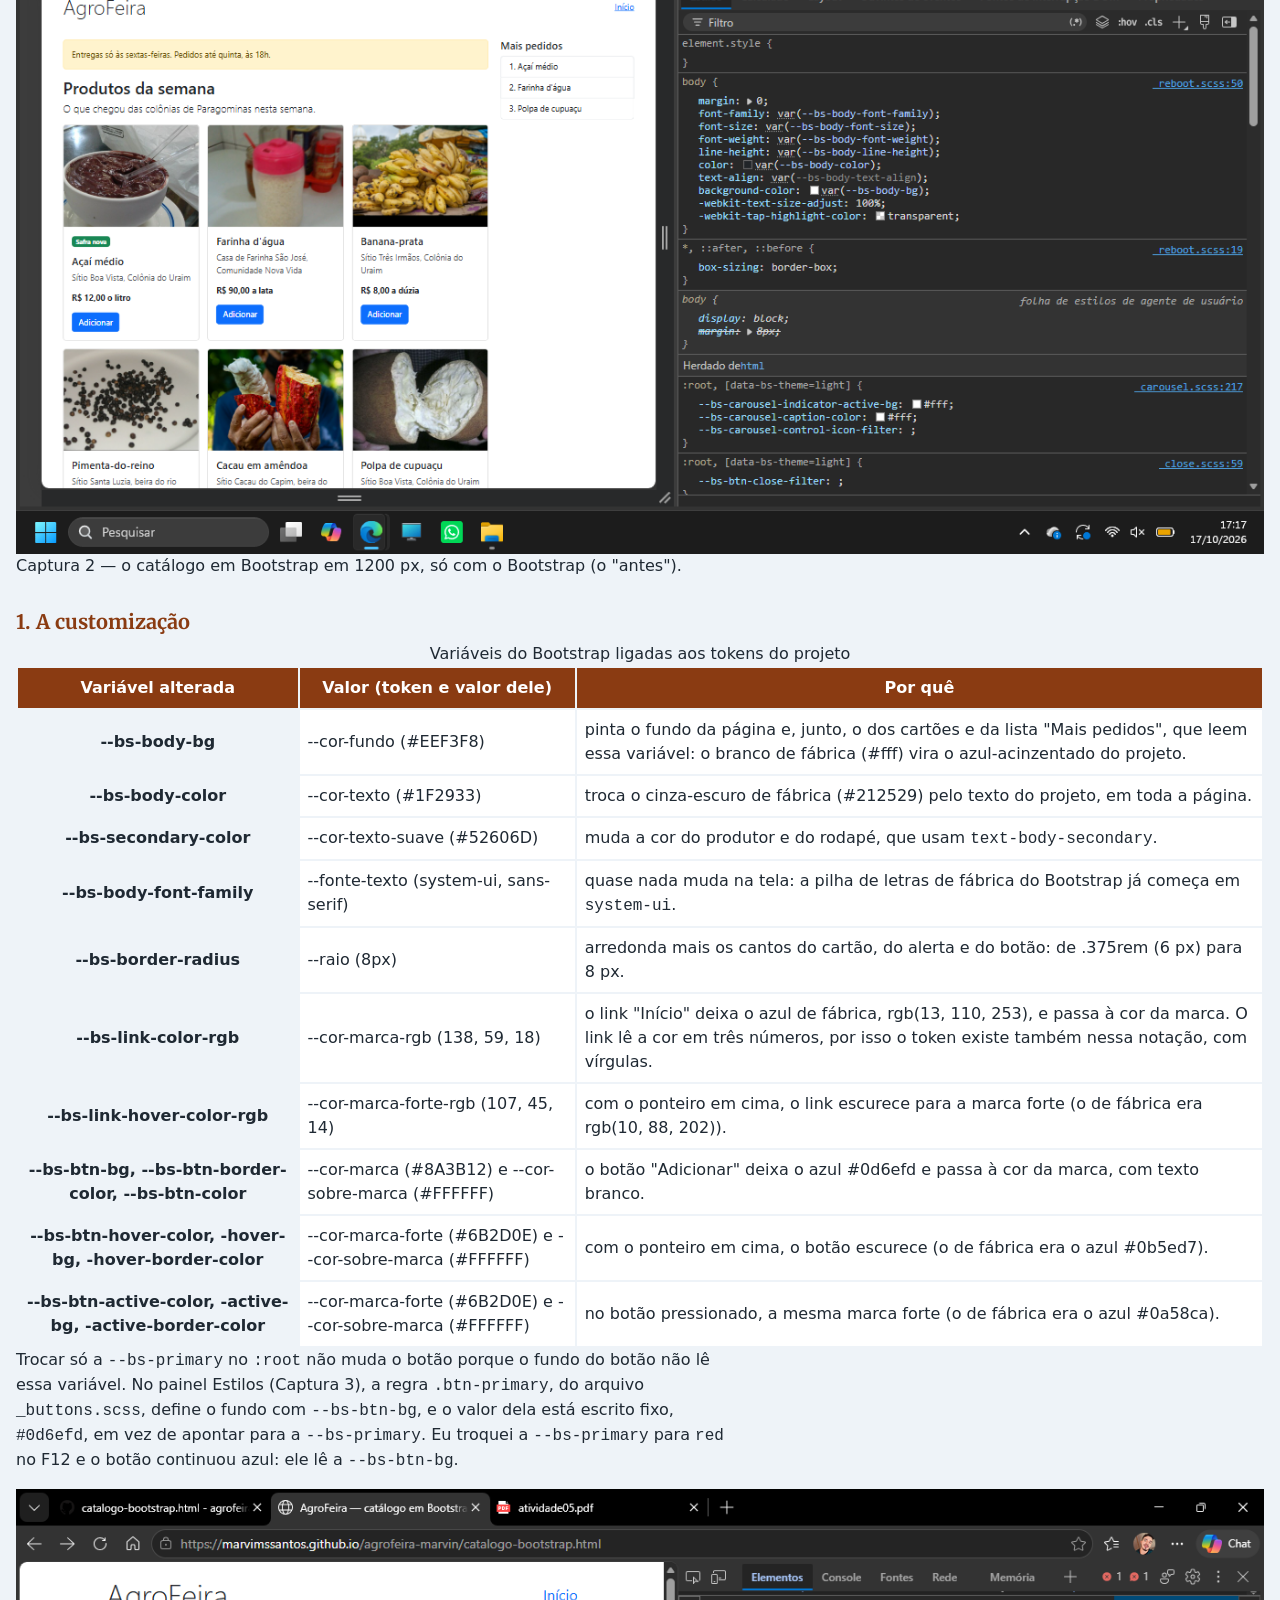
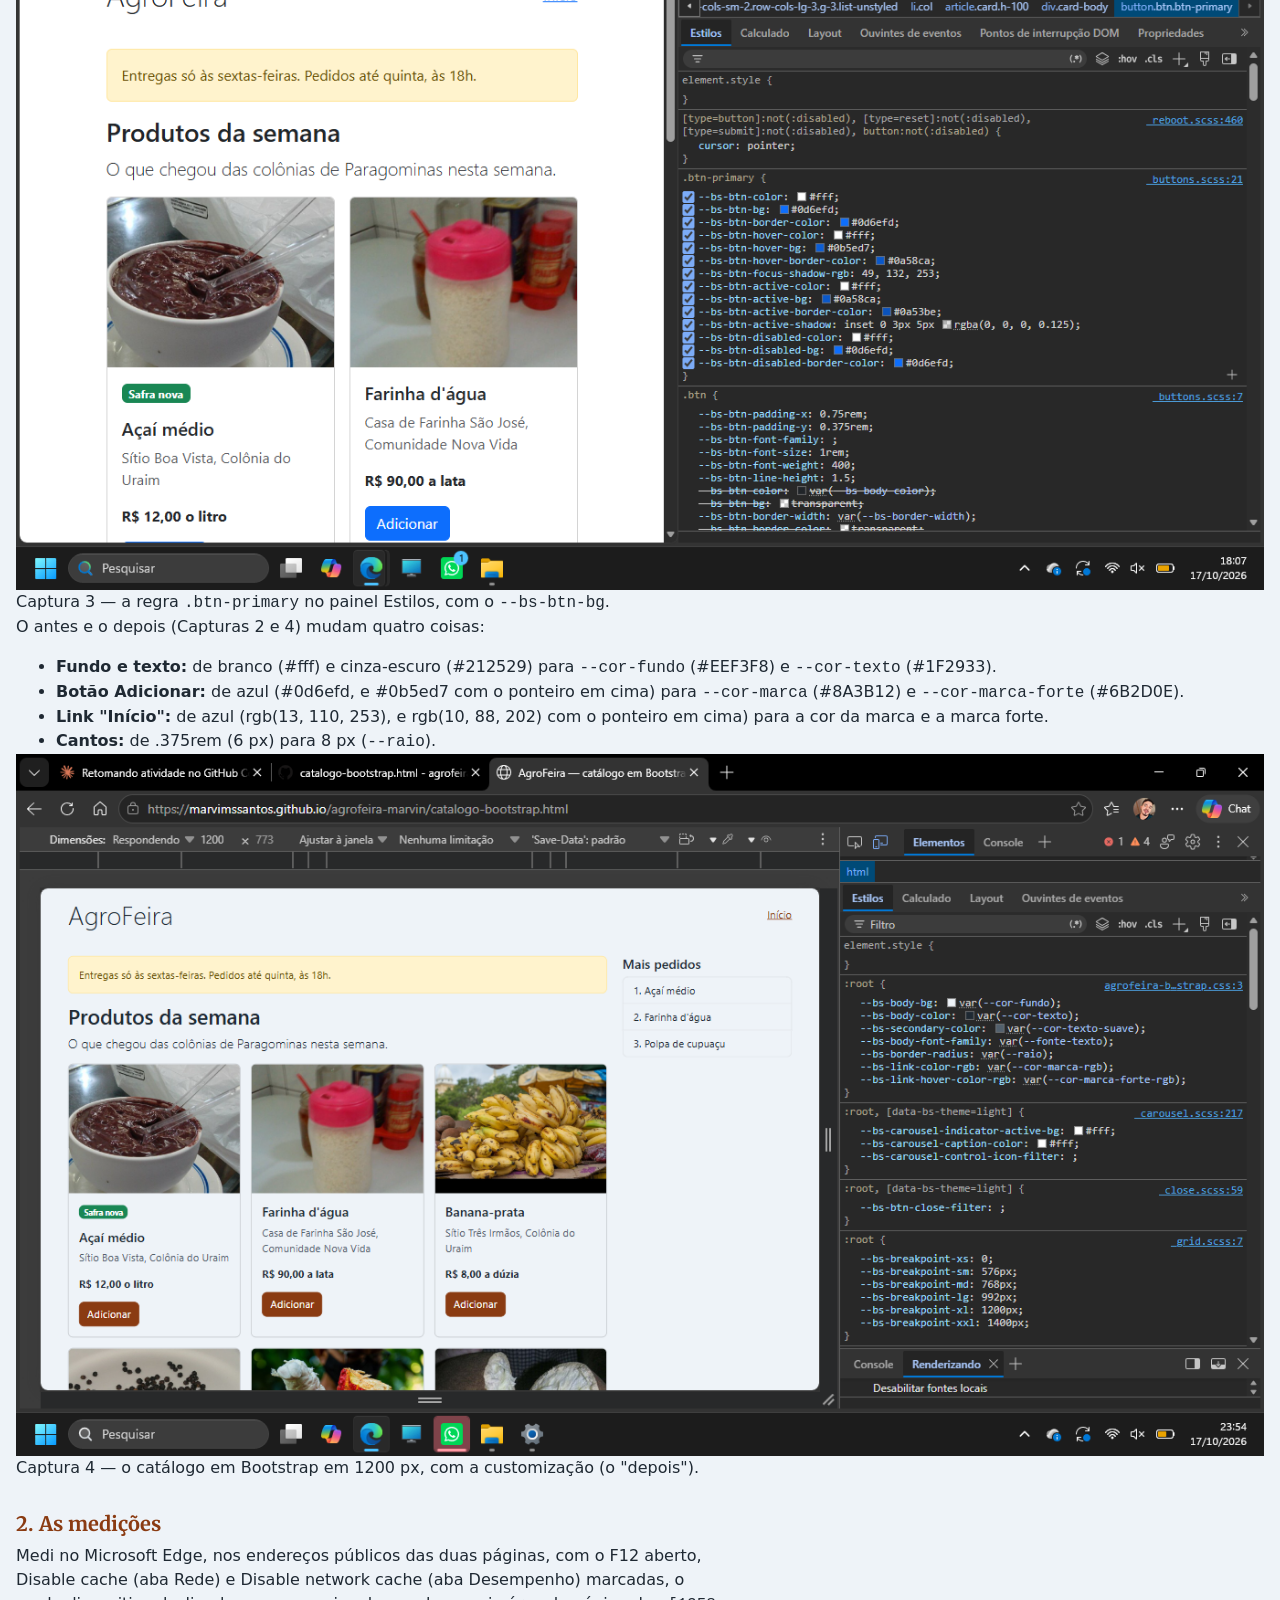
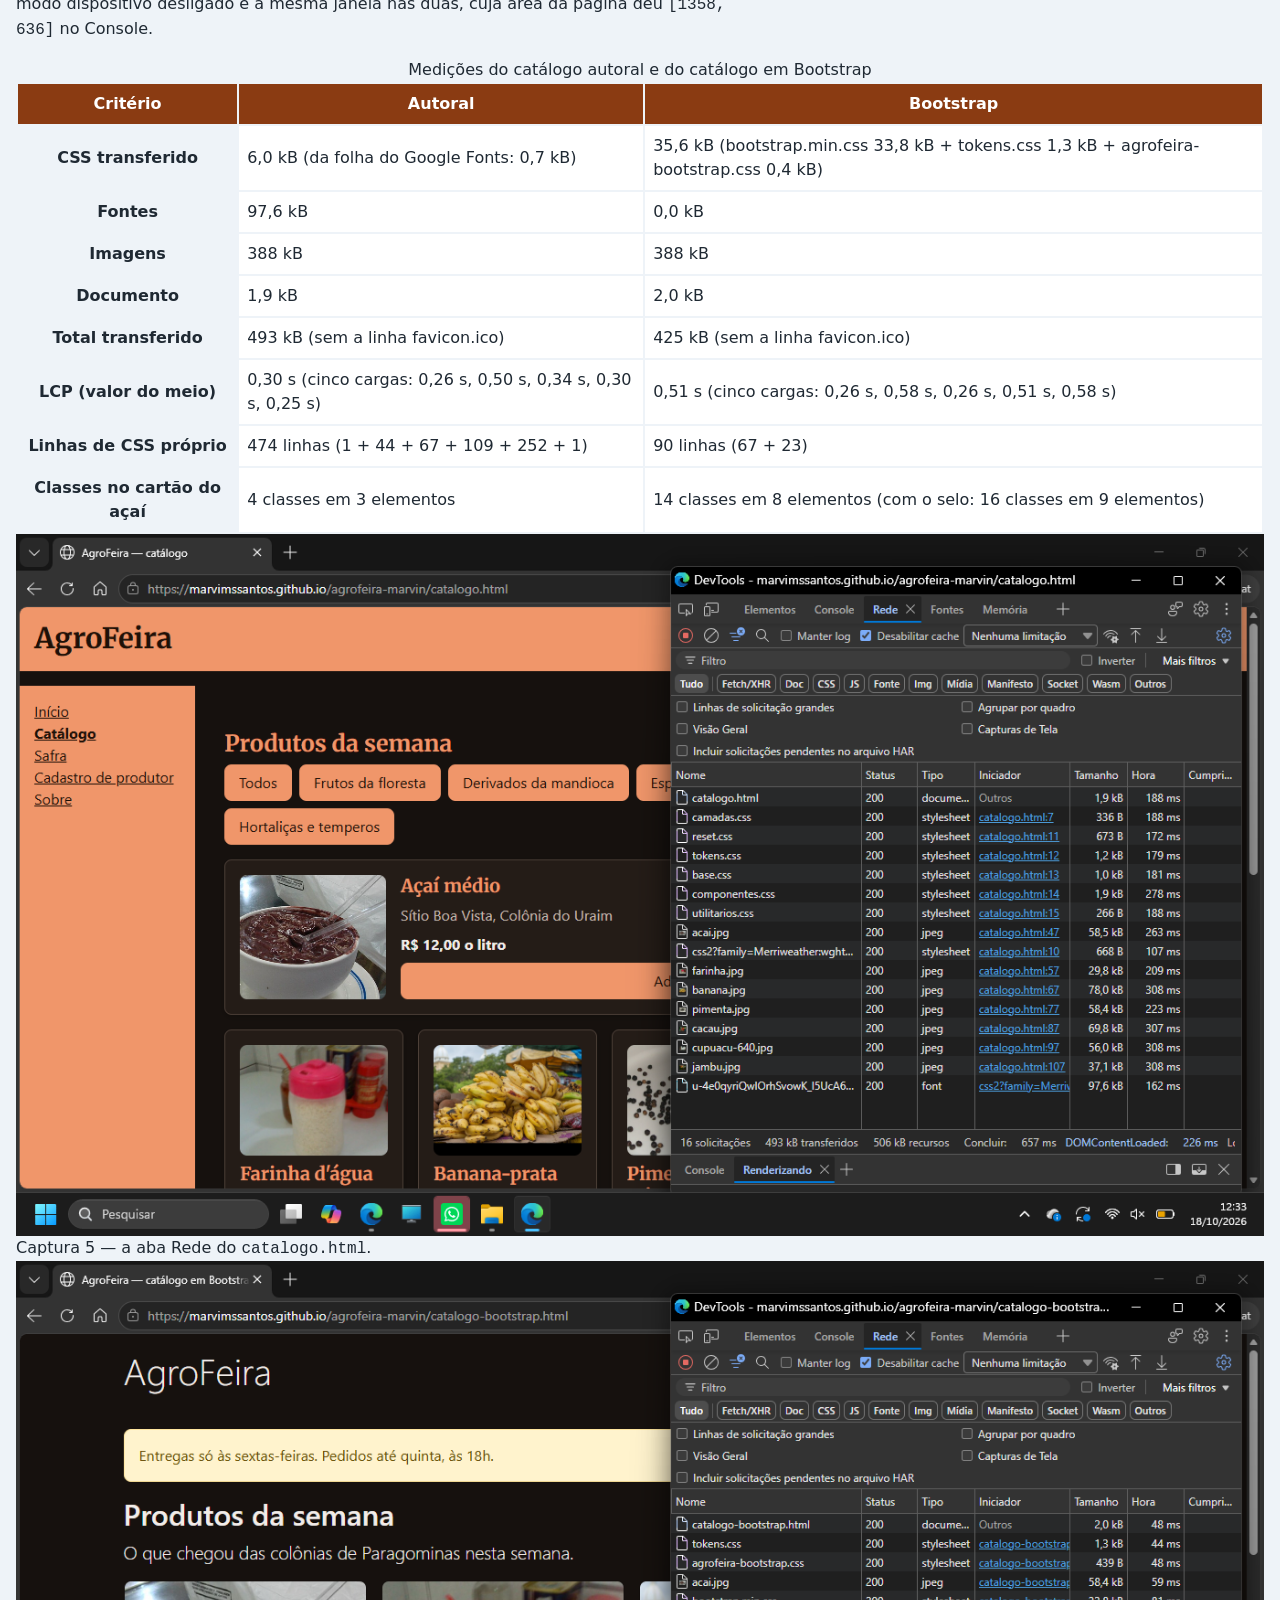
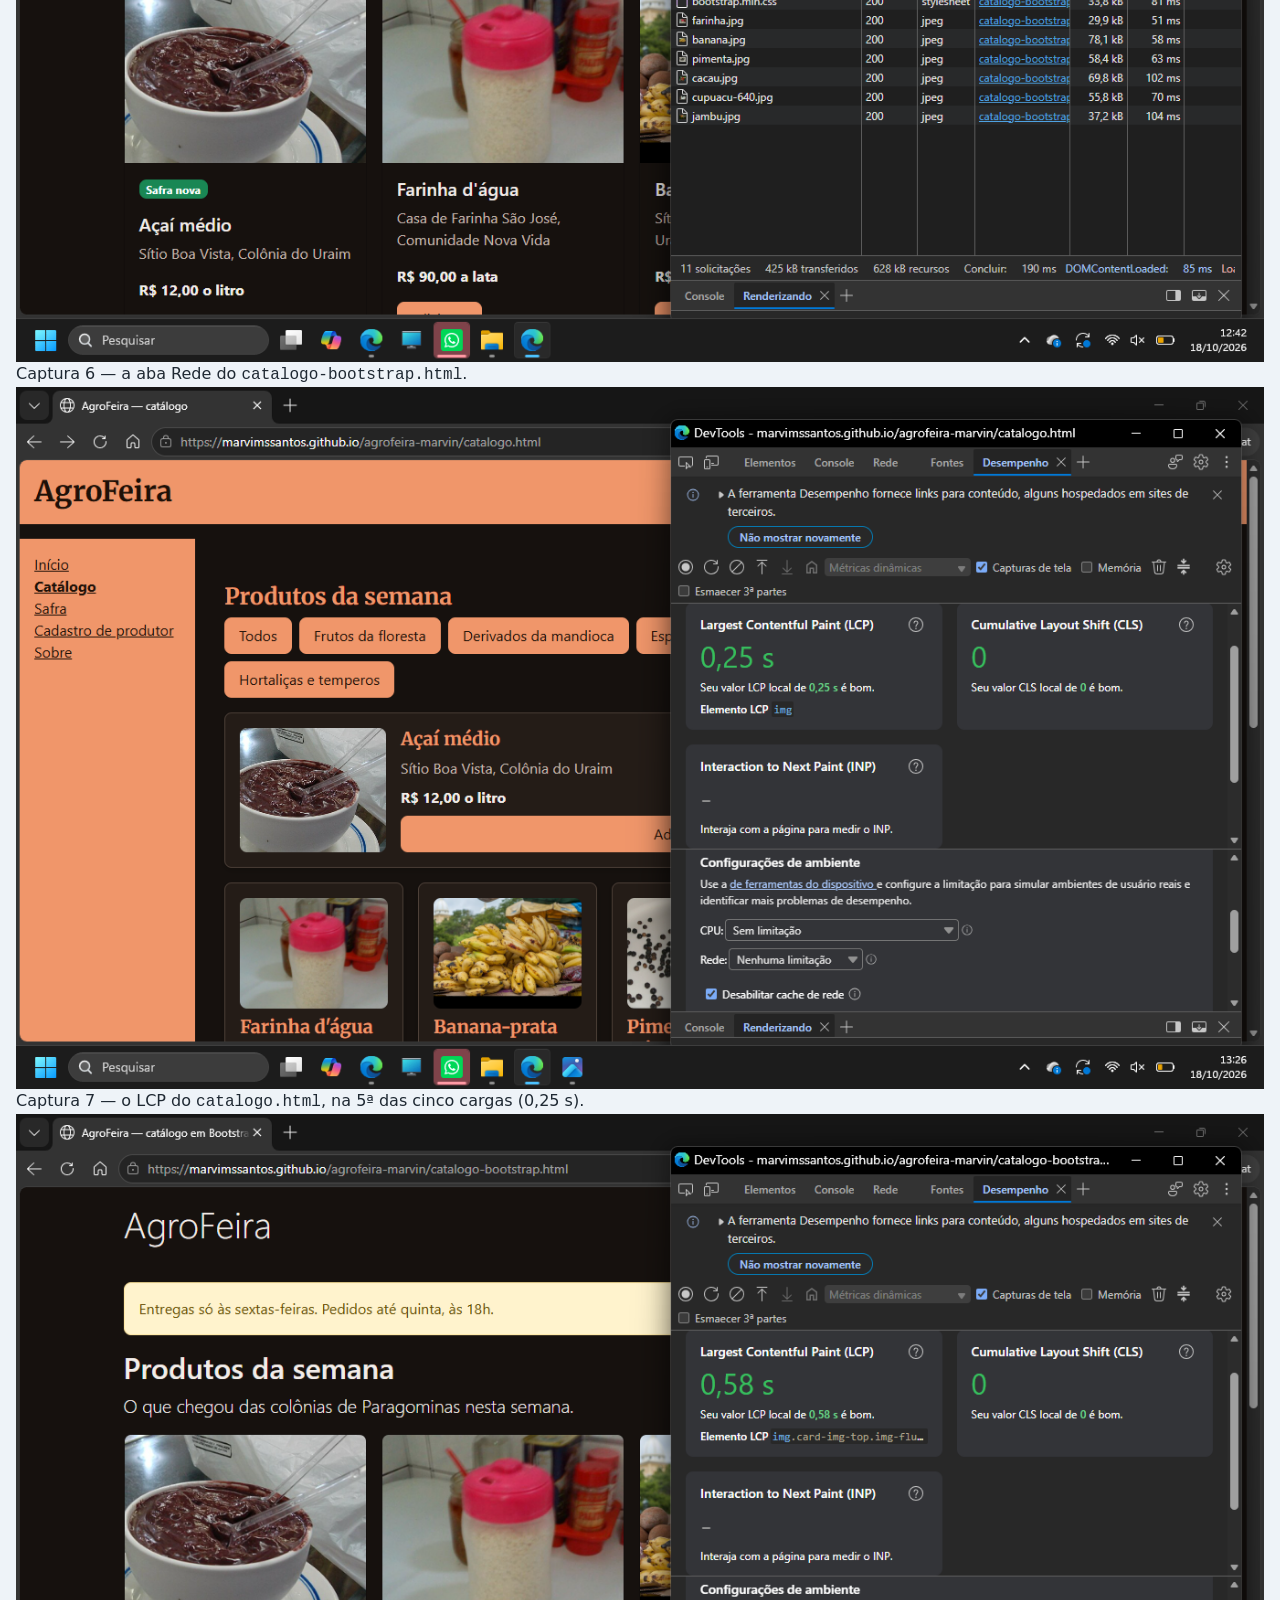
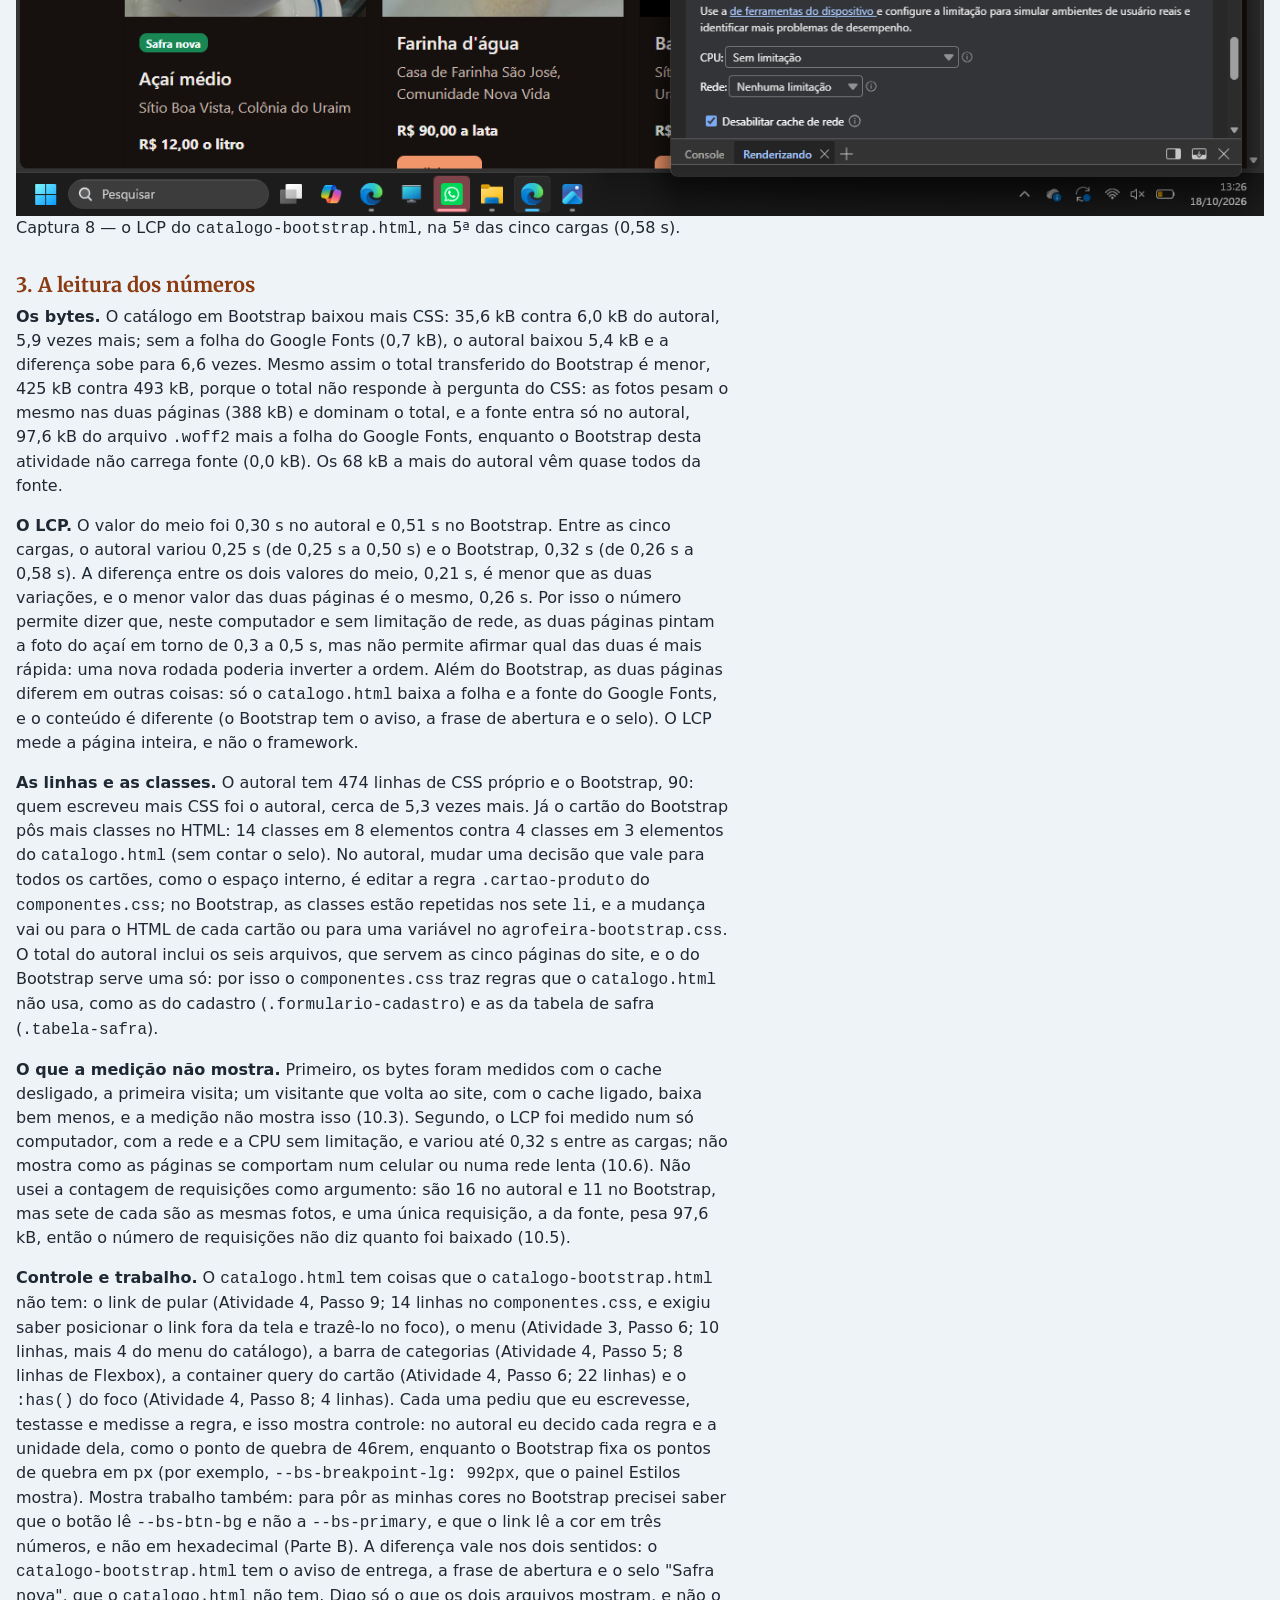
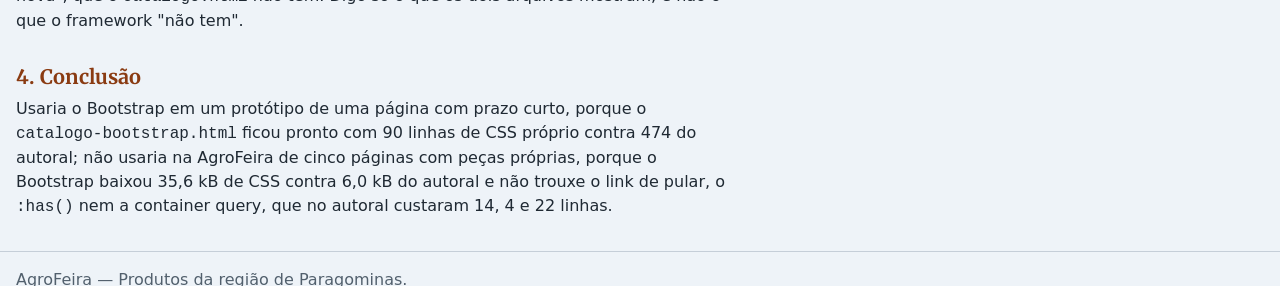
<file: comparativo.html>
<!DOCTYPE html>
<html lang="pt-BR">
<head>
    <meta charset="UTF-8">
    <meta name="viewport" content="width=device-width, initial-scale=1.0">
    <title>Marcos Vinicius Morais dos Santos — AgroFeira: comparativo CSS autoral e Bootstrap</title>
    <link rel="stylesheet" href="camadas.css">
    <link rel="preconnect" href="https://fonts.googleapis.com">
    <link rel="preconnect" href="https://fonts.gstatic.com" crossorigin>
    <link href="https://fonts.googleapis.com/css2?family=Merriweather:wght@400;700&display=swap" rel="stylesheet">
    <link rel="stylesheet" href="reset.css">
    <link rel="stylesheet" href="tokens.css">
    <link rel="stylesheet" href="base.css">
    <link rel="stylesheet" href="componentes.css">
    <link rel="stylesheet" href="utilitarios.css">
</head>
<body>

    <a href="#conteudo" class="pular">Pular para o conteúdo principal</a>

    <header class="cabecalho-site">
        <h1>AgroFeira</h1>

        <nav aria-label="Principal">
            <ul class="menu">
                <li>
                    <a href="index.html">Início</a>
                </li>
                <li>
                    <a href="catalogo.html">Catálogo</a>
                </li>
                <li>
                    <a href="safra.html">Safra</a>
                </li>
                <li>
                    <a href="cadastro-produtor.html">Cadastro de produtor</a>
                </li>
                <li>
                    <a href="sobre.html">Sobre</a>
                </li>
            </ul>
        </nav>
    </header>

    <main id="conteudo">

        <h2>Comparativo: o catálogo autoral e o catálogo em Bootstrap</h2>

        <p><strong>Aluno:</strong> Marcos Vinicius Morais dos Santos. <strong>Matrícula:</strong> 2022008617.</p>

        <p><strong>Repositório:</strong> https://github.com/marvimssantos/agrofeira-marvin</p>

        <p><strong>Endereços do site:</strong></p>
        <ul>
            <li>Site: https://marvimssantos.github.io/agrofeira-marvin/</li>
            <li>Catálogo autoral: https://marvimssantos.github.io/agrofeira-marvin/catalogo.html</li>
            <li>Catálogo em Bootstrap: https://marvimssantos.github.io/agrofeira-marvin/catalogo-bootstrap.html</li>
        </ul>

        <h3>O catálogo em três larguras</h3>

        <p>Em 360 px, o catálogo em Bootstrap tem 1 coluna de cartões, a lista "Mais pedidos" não aparece e o teste da rolagem deu <code>false</code>.</p>
        <p>Em 768 px, tem 2 colunas de cartões, a lista "Mais pedidos" não aparece e o teste da rolagem deu <code>false</code>.</p>
        <p>Em 1200 px, tem 3 colunas de cartões (o sétimo sozinho na terceira fileira), a lista "Mais pedidos" aparece à direita e o teste da rolagem deu <code>false</code>.</p>

        <figure>
            <img src="captura-1-360.png" alt="Catálogo em Bootstrap em 360 px, com uma coluna de cartões e a barra do modo dispositivo mostrando a largura" width="1366" height="768">
            <figcaption>Captura 1 — o catálogo em Bootstrap em 360 px.</figcaption>
        </figure>

        <figure>
            <img src="captura-2-1200-antes.png" alt="Catálogo em Bootstrap em 1200 px, só com o Bootstrap, com três colunas de cartões e a lista Mais pedidos à direita" width="1366" height="768">
            <figcaption>Captura 2 — o catálogo em Bootstrap em 1200 px, só com o Bootstrap (o "antes").</figcaption>
        </figure>

        <h3>1. A customização</h3>

        <table class="tabela-safra">
            <caption>Variáveis do Bootstrap ligadas aos tokens do projeto</caption>
            <thead>
                <tr>
                    <th scope="col">Variável alterada</th>
                    <th scope="col">Valor (token e valor dele)</th>
                    <th scope="col">Por quê</th>
                </tr>
            </thead>
            <tbody>
                <tr>
                    <th scope="row">--bs-body-bg</th>
                    <td>--cor-fundo (#EEF3F8)</td>
                    <td>pinta o fundo da página e, junto, o dos cartões e da lista "Mais pedidos", que leem essa variável: o branco de fábrica (#fff) vira o azul-acinzentado do projeto.</td>
                </tr>
                <tr>
                    <th scope="row">--bs-body-color</th>
                    <td>--cor-texto (#1F2933)</td>
                    <td>troca o cinza-escuro de fábrica (#212529) pelo texto do projeto, em toda a página.</td>
                </tr>
                <tr>
                    <th scope="row">--bs-secondary-color</th>
                    <td>--cor-texto-suave (#52606D)</td>
                    <td>muda a cor do produtor e do rodapé, que usam <code>text-body-secondary</code>.</td>
                </tr>
                <tr>
                    <th scope="row">--bs-body-font-family</th>
                    <td>--fonte-texto (system-ui, sans-serif)</td>
                    <td>quase nada muda na tela: a pilha de letras de fábrica do Bootstrap já começa em <code>system-ui</code>.</td>
                </tr>
                <tr>
                    <th scope="row">--bs-border-radius</th>
                    <td>--raio (8px)</td>
                    <td>arredonda mais os cantos do cartão, do alerta e do botão: de .375rem (6 px) para 8 px.</td>
                </tr>
                <tr>
                    <th scope="row">--bs-link-color-rgb</th>
                    <td>--cor-marca-rgb (138, 59, 18)</td>
                    <td>o link "Início" deixa o azul de fábrica, rgb(13, 110, 253), e passa à cor da marca. O link lê a cor em três números, por isso o token existe também nessa notação, com vírgulas.</td>
                </tr>
                <tr>
                    <th scope="row">--bs-link-hover-color-rgb</th>
                    <td>--cor-marca-forte-rgb (107, 45, 14)</td>
                    <td>com o ponteiro em cima, o link escurece para a marca forte (o de fábrica era rgb(10, 88, 202)).</td>
                </tr>
                <tr>
                    <th scope="row">--bs-btn-bg, --bs-btn-border-color, --bs-btn-color</th>
                    <td>--cor-marca (#8A3B12) e --cor-sobre-marca (#FFFFFF)</td>
                    <td>o botão "Adicionar" deixa o azul #0d6efd e passa à cor da marca, com texto branco.</td>
                </tr>
                <tr>
                    <th scope="row">--bs-btn-hover-color, -hover-bg, -hover-border-color</th>
                    <td>--cor-marca-forte (#6B2D0E) e --cor-sobre-marca (#FFFFFF)</td>
                    <td>com o ponteiro em cima, o botão escurece (o de fábrica era o azul #0b5ed7).</td>
                </tr>
                <tr>
                    <th scope="row">--bs-btn-active-color, -active-bg, -active-border-color</th>
                    <td>--cor-marca-forte (#6B2D0E) e --cor-sobre-marca (#FFFFFF)</td>
                    <td>no botão pressionado, a mesma marca forte (o de fábrica era o azul #0a58ca).</td>
                </tr>
            </tbody>
        </table>

        <p>Trocar só a <code>--bs-primary</code> no <code>:root</code> não muda o botão porque o fundo do botão não lê essa variável. No painel Estilos (Captura 3), a regra <code>.btn-primary</code>, do arquivo <code>_buttons.scss</code>, define o fundo com <code>--bs-btn-bg</code>, e o valor dela está escrito fixo, <code>#0d6efd</code>, em vez de apontar para a <code>--bs-primary</code>. Eu troquei a <code>--bs-primary</code> para <code>red</code> no F12 e o botão continuou azul: ele lê a <code>--bs-btn-bg</code>.</p>

        <figure>
            <img src="captura-3-regra-botao.png" alt="Painel Estilos com o botão Adicionar selecionado e a regra .btn-primary mostrando a variável --bs-btn-bg com valor fixo" width="1366" height="768">
            <figcaption>Captura 3 — a regra <code>.btn-primary</code> no painel Estilos, com o <code>--bs-btn-bg</code>.</figcaption>
        </figure>

        <p>O antes e o depois (Capturas 2 e 4) mudam quatro coisas:</p>
        <ul>
            <li><strong>Fundo e texto:</strong> de branco (#fff) e cinza-escuro (#212529) para <code>--cor-fundo</code> (#EEF3F8) e <code>--cor-texto</code> (#1F2933).</li>
            <li><strong>Botão Adicionar:</strong> de azul (#0d6efd, e #0b5ed7 com o ponteiro em cima) para <code>--cor-marca</code> (#8A3B12) e <code>--cor-marca-forte</code> (#6B2D0E).</li>
            <li><strong>Link "Início":</strong> de azul (rgb(13, 110, 253), e rgb(10, 88, 202) com o ponteiro em cima) para a cor da marca e a marca forte.</li>
            <li><strong>Cantos:</strong> de .375rem (6 px) para 8 px (<code>--raio</code>).</li>
        </ul>

        <figure>
            <img src="captura-4-1200-depois.png" alt="Catálogo em Bootstrap em 1200 px, no tema claro, com a customização: fundo, botões e link na cor da marca" width="1366" height="768">
            <figcaption>Captura 4 — o catálogo em Bootstrap em 1200 px, com a customização (o "depois").</figcaption>
        </figure>

        <h3>2. As medições</h3>

        <p>Medi no Microsoft Edge, nos endereços públicos das duas páginas, com o F12 aberto, Disable cache (aba Rede) e Disable network cache (aba Desempenho) marcadas, o modo dispositivo desligado e a mesma janela nas duas, cuja área da página deu <code>[1358, 636]</code> no Console.</p>

        <table class="tabela-safra">
            <caption>Medições do catálogo autoral e do catálogo em Bootstrap</caption>
            <thead>
                <tr>
                    <th scope="col">Critério</th>
                    <th scope="col">Autoral</th>
                    <th scope="col">Bootstrap</th>
                </tr>
            </thead>
            <tbody>
                <tr>
                    <th scope="row">CSS transferido</th>
                    <td>6,0 kB (da folha do Google Fonts: 0,7 kB)</td>
                    <td>35,6 kB (bootstrap.min.css 33,8 kB + tokens.css 1,3 kB + agrofeira-bootstrap.css 0,4 kB)</td>
                </tr>
                <tr>
                    <th scope="row">Fontes</th>
                    <td>97,6 kB</td>
                    <td>0,0 kB</td>
                </tr>
                <tr>
                    <th scope="row">Imagens</th>
                    <td>388 kB</td>
                    <td>388 kB</td>
                </tr>
                <tr>
                    <th scope="row">Documento</th>
                    <td>1,9 kB</td>
                    <td>2,0 kB</td>
                </tr>
                <tr>
                    <th scope="row">Total transferido</th>
                    <td>493 kB (sem a linha favicon.ico)</td>
                    <td>425 kB (sem a linha favicon.ico)</td>
                </tr>
                <tr>
                    <th scope="row">LCP (valor do meio)</th>
                    <td>0,30 s (cinco cargas: 0,26 s, 0,50 s, 0,34 s, 0,30 s, 0,25 s)</td>
                    <td>0,51 s (cinco cargas: 0,26 s, 0,58 s, 0,26 s, 0,51 s, 0,58 s)</td>
                </tr>
                <tr>
                    <th scope="row">Linhas de CSS próprio</th>
                    <td>474 linhas (1 + 44 + 67 + 109 + 252 + 1)</td>
                    <td>90 linhas (67 + 23)</td>
                </tr>
                <tr>
                    <th scope="row">Classes no cartão do açaí</th>
                    <td>4 classes em 3 elementos</td>
                    <td>14 classes em 8 elementos (com o selo: 16 classes em 9 elementos)</td>
                </tr>
            </tbody>
        </table>

        <figure>
            <img src="captura-5-rede-autoral.png" alt="Aba Rede do catalogo.html, filtro Tudo, com Desabilitar cache marcada, a lista inteira e a barra de resumo" width="1366" height="768">
            <figcaption>Captura 5 — a aba Rede do <code>catalogo.html</code>.</figcaption>
        </figure>

        <figure>
            <img src="captura-6-rede-bootstrap.png" alt="Aba Rede do catalogo-bootstrap.html, filtro Tudo, com Desabilitar cache marcada, a lista inteira e a barra de resumo" width="1366" height="768">
            <figcaption>Captura 6 — a aba Rede do <code>catalogo-bootstrap.html</code>.</figcaption>
        </figure>

        <figure>
            <img src="captura-7-lcp-autoral.png" alt="Painel Desempenho do catalogo.html com o LCP de 0,25 s, o elemento img e Desabilitar cache de rede marcada" width="1366" height="768">
            <figcaption>Captura 7 — o LCP do <code>catalogo.html</code>, na 5ª das cinco cargas (0,25 s).</figcaption>
        </figure>

        <figure>
            <img src="captura-8-lcp-bootstrap.png" alt="Painel Desempenho do catalogo-bootstrap.html com o LCP de 0,58 s, o elemento img.card-img-top e Desabilitar cache de rede marcada" width="1366" height="768">
            <figcaption>Captura 8 — o LCP do <code>catalogo-bootstrap.html</code>, na 5ª das cinco cargas (0,58 s).</figcaption>
        </figure>

        <h3>3. A leitura dos números</h3>

        <p><strong>Os bytes.</strong> O catálogo em Bootstrap baixou mais CSS: 35,6 kB contra 6,0 kB do autoral, 5,9 vezes mais; sem a folha do Google Fonts (0,7 kB), o autoral baixou 5,4 kB e a diferença sobe para 6,6 vezes. Mesmo assim o total transferido do Bootstrap é menor, 425 kB contra 493 kB, porque o total não responde à pergunta do CSS: as fotos pesam o mesmo nas duas páginas (388 kB) e dominam o total, e a fonte entra só no autoral, 97,6 kB do arquivo <code>.woff2</code> mais a folha do Google Fonts, enquanto o Bootstrap desta atividade não carrega fonte (0,0 kB). Os 68 kB a mais do autoral vêm quase todos da fonte.</p>

        <p><strong>O LCP.</strong> O valor do meio foi 0,30 s no autoral e 0,51 s no Bootstrap. Entre as cinco cargas, o autoral variou 0,25 s (de 0,25 s a 0,50 s) e o Bootstrap, 0,32 s (de 0,26 s a 0,58 s). A diferença entre os dois valores do meio, 0,21 s, é menor que as duas variações, e o menor valor das duas páginas é o mesmo, 0,26 s. Por isso o número permite dizer que, neste computador e sem limitação de rede, as duas páginas pintam a foto do açaí em torno de 0,3 a 0,5 s, mas não permite afirmar qual das duas é mais rápida: uma nova rodada poderia inverter a ordem. Além do Bootstrap, as duas páginas diferem em outras coisas: só o <code>catalogo.html</code> baixa a folha e a fonte do Google Fonts, e o conteúdo é diferente (o Bootstrap tem o aviso, a frase de abertura e o selo). O LCP mede a página inteira, e não o framework.</p>

        <p><strong>As linhas e as classes.</strong> O autoral tem 474 linhas de CSS próprio e o Bootstrap, 90: quem escreveu mais CSS foi o autoral, cerca de 5,3 vezes mais. Já o cartão do Bootstrap pôs mais classes no HTML: 14 classes em 8 elementos contra 4 classes em 3 elementos do <code>catalogo.html</code> (sem contar o selo). No autoral, mudar uma decisão que vale para todos os cartões, como o espaço interno, é editar a regra <code>.cartao-produto</code> do <code>componentes.css</code>; no Bootstrap, as classes estão repetidas nos sete <code>li</code>, e a mudança vai ou para o HTML de cada cartão ou para uma variável no <code>agrofeira-bootstrap.css</code>. O total do autoral inclui os seis arquivos, que servem as cinco páginas do site, e o do Bootstrap serve uma só: por isso o <code>componentes.css</code> traz regras que o <code>catalogo.html</code> não usa, como as do cadastro (<code>.formulario-cadastro</code>) e as da tabela de safra (<code>.tabela-safra</code>).</p>

        <p><strong>O que a medição não mostra.</strong> Primeiro, os bytes foram medidos com o cache desligado, a primeira visita; um visitante que volta ao site, com o cache ligado, baixa bem menos, e a medição não mostra isso (10.3). Segundo, o LCP foi medido num só computador, com a rede e a CPU sem limitação, e variou até 0,32 s entre as cargas; não mostra como as páginas se comportam num celular ou numa rede lenta (10.6). Não usei a contagem de requisições como argumento: são 16 no autoral e 11 no Bootstrap, mas sete de cada são as mesmas fotos, e uma única requisição, a da fonte, pesa 97,6 kB, então o número de requisições não diz quanto foi baixado (10.5).</p>

        <p><strong>Controle e trabalho.</strong> O <code>catalogo.html</code> tem coisas que o <code>catalogo-bootstrap.html</code> não tem: o link de pular (Atividade 4, Passo 9; 14 linhas no <code>componentes.css</code>, e exigiu saber posicionar o link fora da tela e trazê-lo no foco), o menu (Atividade 3, Passo 6; 10 linhas, mais 4 do menu do catálogo), a barra de categorias (Atividade 4, Passo 5; 8 linhas de Flexbox), a container query do cartão (Atividade 4, Passo 6; 22 linhas) e o <code>:has()</code> do foco (Atividade 4, Passo 8; 4 linhas). Cada uma pediu que eu escrevesse, testasse e medisse a regra, e isso mostra controle: no autoral eu decido cada regra e a unidade dela, como o ponto de quebra de 46rem, enquanto o Bootstrap fixa os pontos de quebra em px (por exemplo, <code>--bs-breakpoint-lg: 992px</code>, que o painel Estilos mostra). Mostra trabalho também: para pôr as minhas cores no Bootstrap precisei saber que o botão lê <code>--bs-btn-bg</code> e não a <code>--bs-primary</code>, e que o link lê a cor em três números, e não em hexadecimal (Parte B). A diferença vale nos dois sentidos: o <code>catalogo-bootstrap.html</code> tem o aviso de entrega, a frase de abertura e o selo "Safra nova", que o <code>catalogo.html</code> não tem. Digo só o que os dois arquivos mostram, e não o que o framework "não tem".</p>

        <h3>4. Conclusão</h3>

        <p>Usaria o Bootstrap em um protótipo de uma página com prazo curto, porque o <code>catalogo-bootstrap.html</code> ficou pronto com 90 linhas de CSS próprio contra 474 do autoral; não usaria na AgroFeira de cinco páginas com peças próprias, porque o Bootstrap baixou 35,6 kB de CSS contra 6,0 kB do autoral e não trouxe o link de pular, o <code>:has()</code> nem a container query, que no autoral custaram 14, 4 e 22 linhas.</p>

    </main>

    <footer class="rodape-site">
        <p>AgroFeira — Produtos da região de Paragominas.</p>
    </footer>

</body>
</html>
</file>
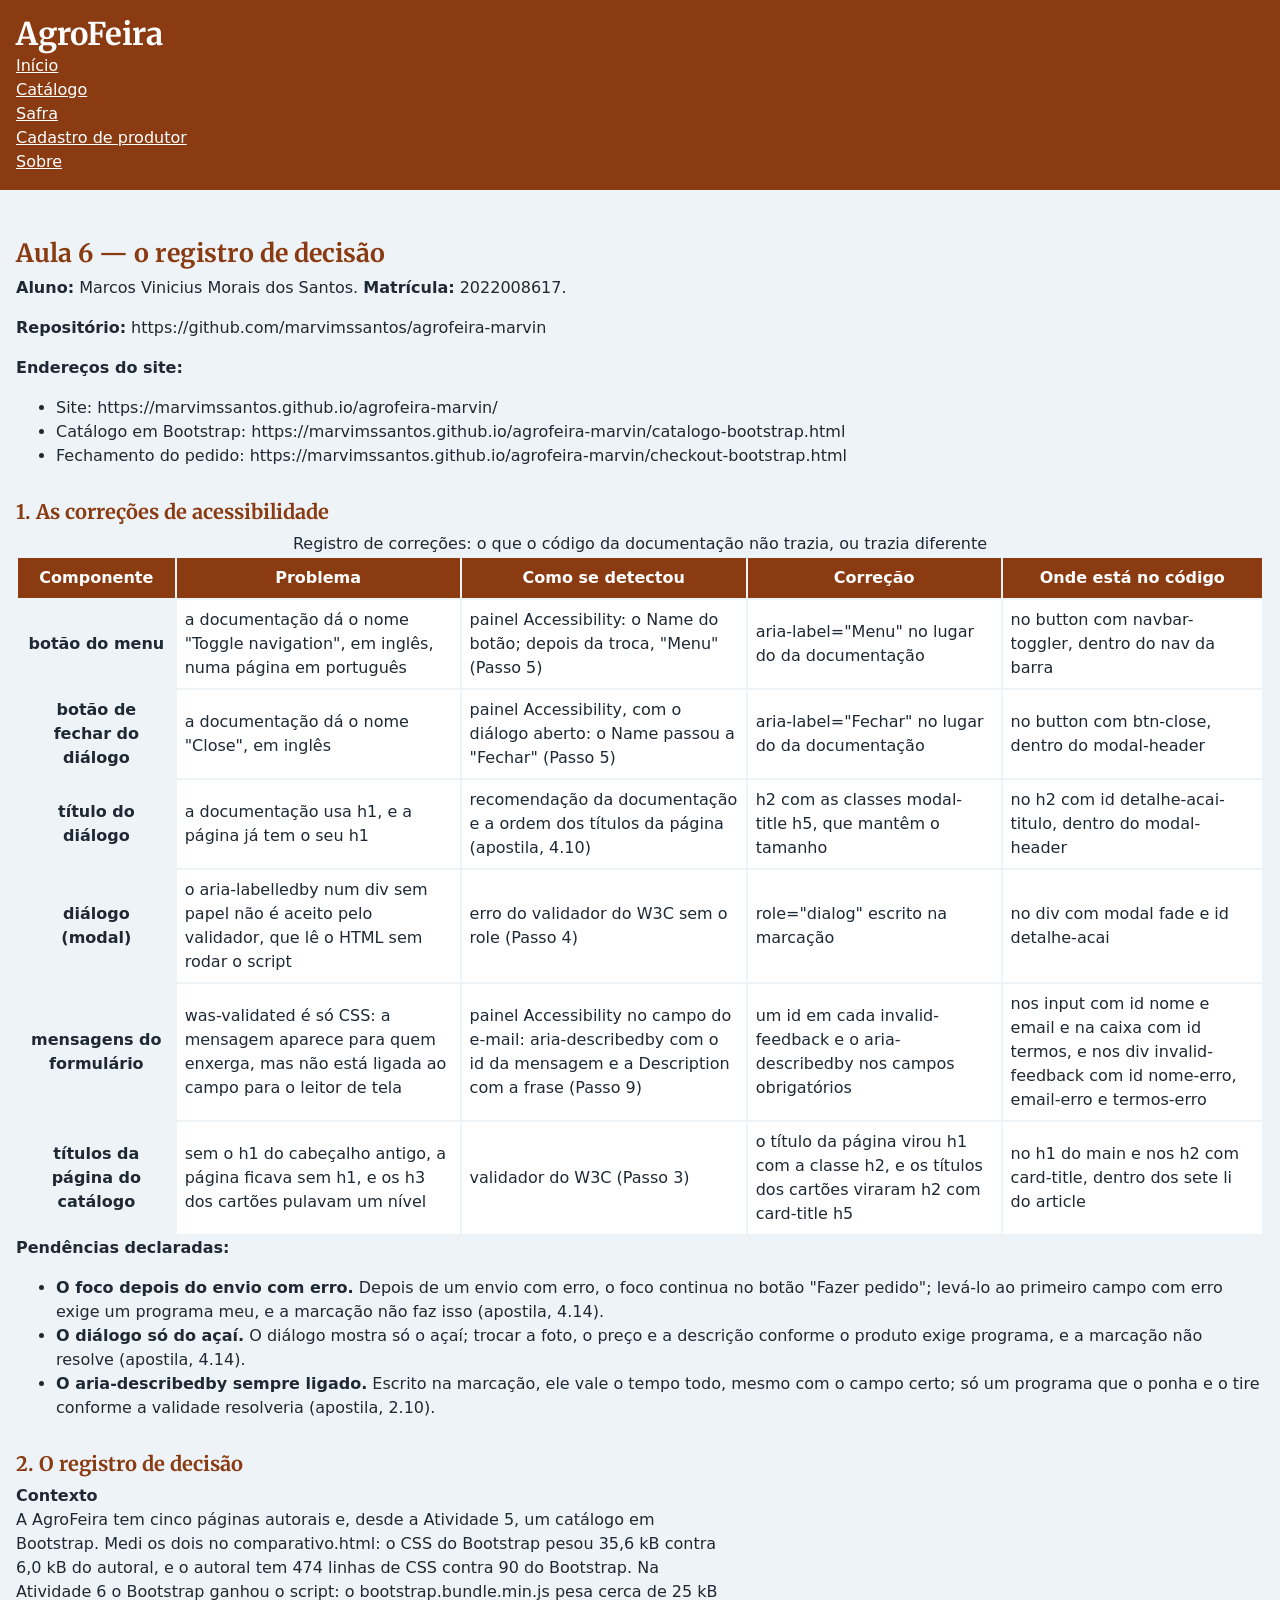
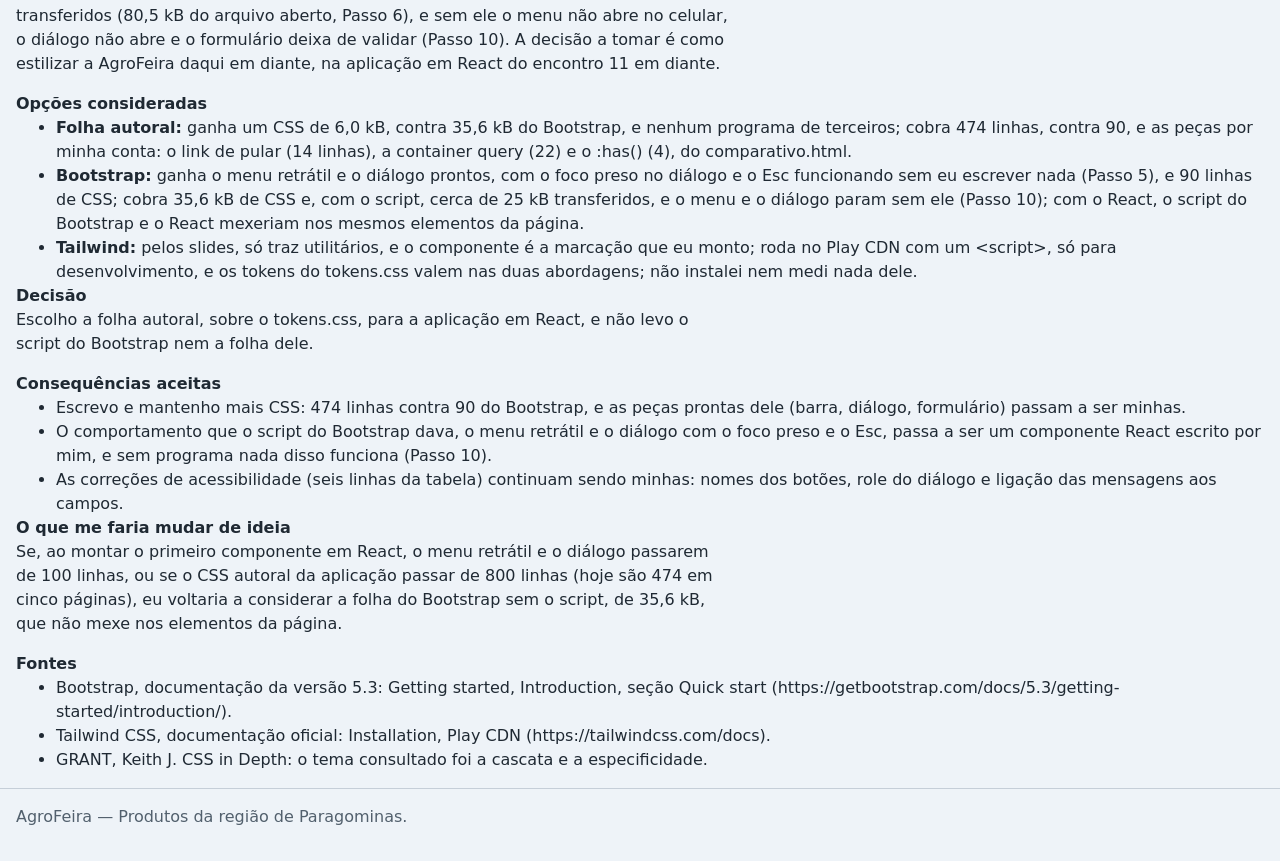
<file: decisao.html>
<!DOCTYPE html>
<html lang="pt-BR">
<head>
    <meta charset="UTF-8">
    <meta name="viewport" content="width=device-width, initial-scale=1.0">
    <title>Marcos Vinicius Morais dos Santos — AgroFeira: registro de decisão</title>
    <link rel="stylesheet" href="camadas.css">
    <link rel="preconnect" href="https://fonts.googleapis.com">
    <link rel="preconnect" href="https://fonts.gstatic.com" crossorigin>
    <link href="https://fonts.googleapis.com/css2?family=Merriweather:wght@400;700&display=swap" rel="stylesheet">
    <link rel="stylesheet" href="reset.css">
    <link rel="stylesheet" href="tokens.css">
    <link rel="stylesheet" href="base.css">
    <link rel="stylesheet" href="componentes.css">
    <link rel="stylesheet" href="utilitarios.css">
</head>
<body>

    <a href="#conteudo" class="pular">Pular para o conteúdo principal</a>

    <header class="cabecalho-site">
        <h1>AgroFeira</h1>

        <nav aria-label="Principal">
            <ul class="menu">
                <li><a href="index.html">Início</a></li>
                <li><a href="catalogo.html">Catálogo</a></li>
                <li><a href="safra.html">Safra</a></li>
                <li><a href="cadastro-produtor.html">Cadastro de produtor</a></li>
                <li><a href="sobre.html">Sobre</a></li>
            </ul>
        </nav>
    </header>

    <main id="conteudo">

        <h2>Aula 6 — o registro de decisão</h2>

        <p><strong>Aluno:</strong> Marcos Vinicius Morais dos Santos. <strong>Matrícula:</strong> 2022008617.</p>

        <p><strong>Repositório:</strong> https://github.com/marvimssantos/agrofeira-marvin</p>

        <p><strong>Endereços do site:</strong></p>
        <ul>
            <li>Site: https://marvimssantos.github.io/agrofeira-marvin/</li>
            <li>Catálogo em Bootstrap: https://marvimssantos.github.io/agrofeira-marvin/catalogo-bootstrap.html</li>
            <li>Fechamento do pedido: https://marvimssantos.github.io/agrofeira-marvin/checkout-bootstrap.html</li>
        </ul>

        <h3>1. As correções de acessibilidade</h3>

        <table class="tabela-safra">
            <caption>Registro de correções: o que o código da documentação não trazia, ou trazia diferente</caption>
            <thead>
                <tr>
                    <th scope="col">Componente</th>
                    <th scope="col">Problema</th>
                    <th scope="col">Como se detectou</th>
                    <th scope="col">Correção</th>
                    <th scope="col">Onde está no código</th>
                </tr>
            </thead>
            <tbody>
                <tr>
                    <th scope="row">botão do menu</th>
                    <td>a documentação dá o nome "Toggle navigation", em inglês, numa página em português</td>
                    <td>painel Accessibility: o Name do botão; depois da troca, "Menu" (Passo 5)</td>
                    <td>aria-label="Menu" no lugar do da documentação</td>
                    <td>no button com navbar-toggler, dentro do nav da barra</td>
                </tr>
                <tr>
                    <th scope="row">botão de fechar do diálogo</th>
                    <td>a documentação dá o nome "Close", em inglês</td>
                    <td>painel Accessibility, com o diálogo aberto: o Name passou a "Fechar" (Passo 5)</td>
                    <td>aria-label="Fechar" no lugar do da documentação</td>
                    <td>no button com btn-close, dentro do modal-header</td>
                </tr>
                <tr>
                    <th scope="row">título do diálogo</th>
                    <td>a documentação usa h1, e a página já tem o seu h1</td>
                    <td>recomendação da documentação e a ordem dos títulos da página (apostila, 4.10)</td>
                    <td>h2 com as classes modal-title h5, que mantêm o tamanho</td>
                    <td>no h2 com id detalhe-acai-titulo, dentro do modal-header</td>
                </tr>
                <tr>
                    <th scope="row">diálogo (modal)</th>
                    <td>o aria-labelledby num div sem papel não é aceito pelo validador, que lê o HTML sem rodar o script</td>
                    <td>erro do validador do W3C sem o role (Passo 4)</td>
                    <td>role="dialog" escrito na marcação</td>
                    <td>no div com modal fade e id detalhe-acai</td>
                </tr>
                <tr>
                    <th scope="row">mensagens do formulário</th>
                    <td>was-validated é só CSS: a mensagem aparece para quem enxerga, mas não está ligada ao campo para o leitor de tela</td>
                    <td>painel Accessibility no campo do e-mail: aria-describedby com o id da mensagem e a Description com a frase (Passo 9)</td>
                    <td>um id em cada invalid-feedback e o aria-describedby nos campos obrigatórios</td>
                    <td>nos input com id nome e email e na caixa com id termos, e nos div invalid-feedback com id nome-erro, email-erro e termos-erro</td>
                </tr>
                <tr>
                    <th scope="row">títulos da página do catálogo</th>
                    <td>sem o h1 do cabeçalho antigo, a página ficava sem h1, e os h3 dos cartões pulavam um nível</td>
                    <td>validador do W3C (Passo 3)</td>
                    <td>o título da página virou h1 com a classe h2, e os títulos dos cartões viraram h2 com card-title h5</td>
                    <td>no h1 do main e nos h2 com card-title, dentro dos sete li do article</td>
                </tr>
            </tbody>
        </table>

        <p><strong>Pendências declaradas:</strong></p>
        <ul>
            <li><strong>O foco depois do envio com erro.</strong> Depois de um envio com erro, o foco continua no botão "Fazer pedido"; levá-lo ao primeiro campo com erro exige um programa meu, e a marcação não faz isso (apostila, 4.14).</li>
            <li><strong>O diálogo só do açaí.</strong> O diálogo mostra só o açaí; trocar a foto, o preço e a descrição conforme o produto exige programa, e a marcação não resolve (apostila, 4.14).</li>
            <li><strong>O aria-describedby sempre ligado.</strong> Escrito na marcação, ele vale o tempo todo, mesmo com o campo certo; só um programa que o ponha e o tire conforme a validade resolveria (apostila, 2.10).</li>
        </ul>

        <h3>2. O registro de decisão</h3>

        <h4>Contexto</h4>
        <p>A AgroFeira tem cinco páginas autorais e, desde a Atividade 5, um catálogo em Bootstrap. Medi os dois no comparativo.html: o CSS do Bootstrap pesou 35,6 kB contra 6,0 kB do autoral, e o autoral tem 474 linhas de CSS contra 90 do Bootstrap. Na Atividade 6 o Bootstrap ganhou o script: o bootstrap.bundle.min.js pesa cerca de 25 kB transferidos (80,5 kB do arquivo aberto, Passo 6), e sem ele o menu não abre no celular, o diálogo não abre e o formulário deixa de validar (Passo 10). A decisão a tomar é como estilizar a AgroFeira daqui em diante, na aplicação em React do encontro 11 em diante.</p>

        <h4>Opções consideradas</h4>
        <ul>
            <li><strong>Folha autoral:</strong> ganha um CSS de 6,0 kB, contra 35,6 kB do Bootstrap, e nenhum programa de terceiros; cobra 474 linhas, contra 90, e as peças por minha conta: o link de pular (14 linhas), a container query (22) e o :has() (4), do comparativo.html.</li>
            <li><strong>Bootstrap:</strong> ganha o menu retrátil e o diálogo prontos, com o foco preso no diálogo e o Esc funcionando sem eu escrever nada (Passo 5), e 90 linhas de CSS; cobra 35,6 kB de CSS e, com o script, cerca de 25 kB transferidos, e o menu e o diálogo param sem ele (Passo 10); com o React, o script do Bootstrap e o React mexeriam nos mesmos elementos da página.</li>
            <li><strong>Tailwind:</strong> pelos slides, só traz utilitários, e o componente é a marcação que eu monto; roda no Play CDN com um &lt;script&gt;, só para desenvolvimento, e os tokens do tokens.css valem nas duas abordagens; não instalei nem medi nada dele.</li>
        </ul>

        <h4>Decisão</h4>
        <p>Escolho a folha autoral, sobre o tokens.css, para a aplicação em React, e não levo o script do Bootstrap nem a folha dele.</p>

        <h4>Consequências aceitas</h4>
        <ul>
            <li>Escrevo e mantenho mais CSS: 474 linhas contra 90 do Bootstrap, e as peças prontas dele (barra, diálogo, formulário) passam a ser minhas.</li>
            <li>O comportamento que o script do Bootstrap dava, o menu retrátil e o diálogo com o foco preso e o Esc, passa a ser um componente React escrito por mim, e sem programa nada disso funciona (Passo 10).</li>
            <li>As correções de acessibilidade (seis linhas da tabela) continuam sendo minhas: nomes dos botões, role do diálogo e ligação das mensagens aos campos.</li>
        </ul>

        <h4>O que me faria mudar de ideia</h4>
        <p>Se, ao montar o primeiro componente em React, o menu retrátil e o diálogo passarem de 100 linhas, ou se o CSS autoral da aplicação passar de 800 linhas (hoje são 474 em cinco páginas), eu voltaria a considerar a folha do Bootstrap sem o script, de 35,6 kB, que não mexe nos elementos da página.</p>

        <h4>Fontes</h4>
        <ul>
            <li>Bootstrap, documentação da versão 5.3: Getting started, Introduction, seção Quick start (https://getbootstrap.com/docs/5.3/getting-started/introduction/).</li>
            <li>Tailwind CSS, documentação oficial: Installation, Play CDN (https://tailwindcss.com/docs).</li>
            <li>GRANT, Keith J. CSS in Depth: o tema consultado foi a cascata e a especificidade.</li>
        </ul>

    </main>

    <footer class="rodape-site">
        <p>AgroFeira — Produtos da região de Paragominas.</p>
    </footer>

</body>
</html>
</file>
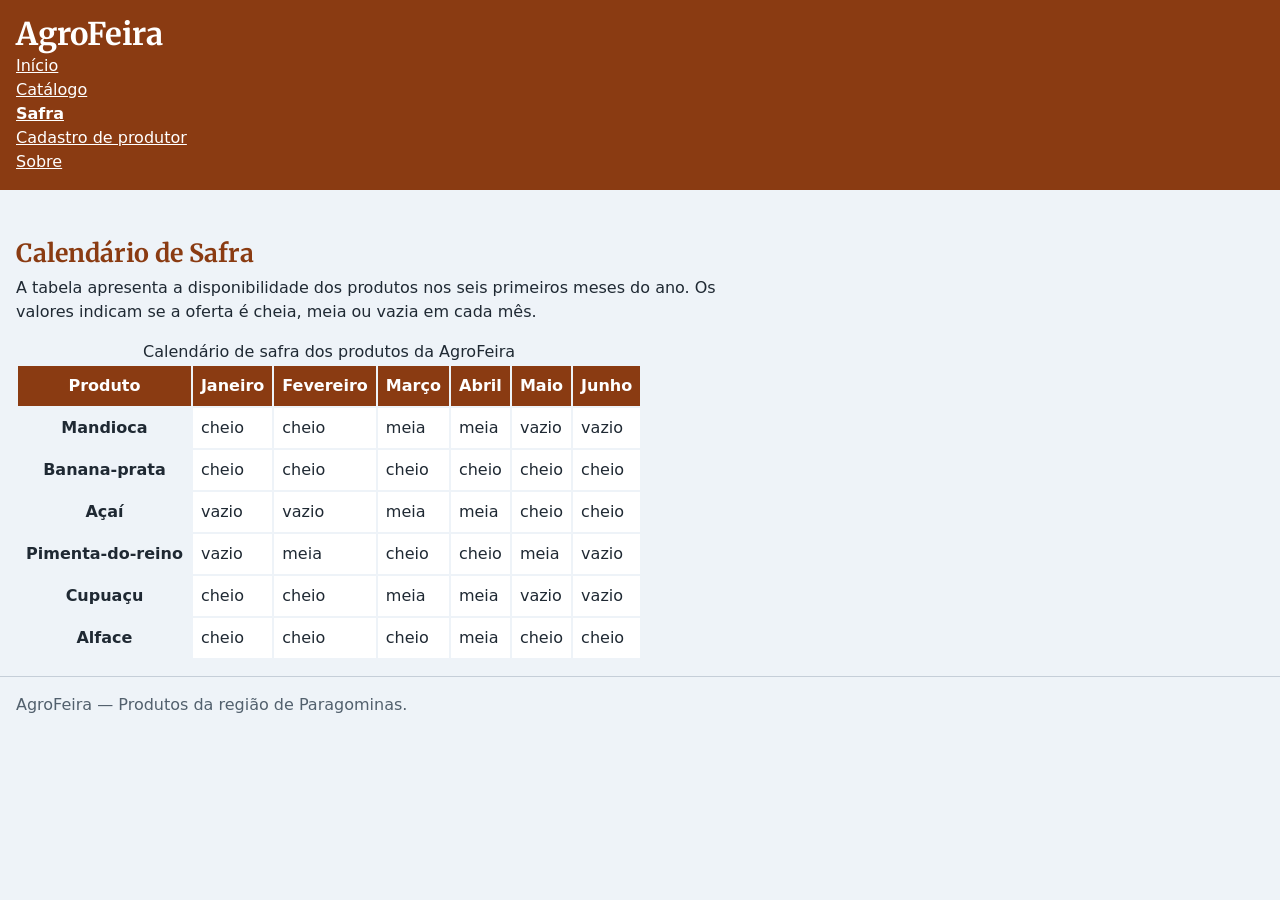
<file: safra.html>
<!DOCTYPE html>
<html lang="pt-BR">
<head>
    <meta charset="UTF-8">
    <meta name="viewport" content="width=device-width, initial-scale=1.0">
    <title>Safra - AgroFeira</title>
    <link rel="stylesheet" href="camadas.css">
    <link rel="preconnect" href="https://fonts.googleapis.com">
    <link rel="preconnect" href="https://fonts.gstatic.com" crossorigin>
    <link href="https://fonts.googleapis.com/css2?family=Merriweather:wght@400;700&display=swap" rel="stylesheet">
    <link rel="stylesheet" href="reset.css">
    <link rel="stylesheet" href="tokens.css">
    <link rel="stylesheet" href="base.css">
    <link rel="stylesheet" href="componentes.css">
    <link rel="stylesheet" href="utilitarios.css">
</head>
<body>

    <a href="#conteudo" class="pular">Pular para o conteúdo principal</a>

    <header class="cabecalho-site">
        <h1>AgroFeira</h1>

        <nav aria-label="Principal">
            <ul class="menu">
                <li>
                    <a href="index.html">Início</a>
                </li>
                <li>
                    <a href="catalogo.html">Catálogo</a>
                </li>
                <li>
                    <a href="safra.html" aria-current="page">Safra</a>
                </li>
                <li>
                    <a href="cadastro-produtor.html">Cadastro de produtor</a>
                </li>
                <li>
                    <a href="sobre.html">Sobre</a>
                </li>
            </ul>
        </nav>
    </header>

    <main id="conteudo">

        <h2>Calendário de Safra</h2>

        <p id="descricao-tabela">
            A tabela apresenta a disponibilidade dos produtos nos seis
            primeiros meses do ano. Os valores indicam se a oferta é cheia,
            meia ou vazia em cada mês.
        </p>

        <table class="tabela-safra" aria-describedby="descricao-tabela">
            <caption>Calendário de safra dos produtos da AgroFeira</caption>

            <thead>
                <tr>
                    <th scope="col">Produto</th>
                    <th scope="col">Janeiro</th>
                    <th scope="col">Fevereiro</th>
                    <th scope="col">Março</th>
                    <th scope="col">Abril</th>
                    <th scope="col">Maio</th>
                    <th scope="col">Junho</th>
                </tr>
            </thead>

            <tbody>
                <tr>
                    <th scope="row">Mandioca</th>
                    <td>cheio</td>
                    <td>cheio</td>
                    <td>meia</td>
                    <td>meia</td>
                    <td>vazio</td>
                    <td>vazio</td>
                </tr>

                <tr>
                    <th scope="row">Banana-prata</th>
                    <td>cheio</td>
                    <td>cheio</td>
                    <td>cheio</td>
                    <td>cheio</td>
                    <td>cheio</td>
                    <td>cheio</td>
                </tr>

                <tr>
                    <th scope="row">Açaí</th>
                    <td>vazio</td>
                    <td>vazio</td>
                    <td>meia</td>
                    <td>meia</td>
                    <td>cheio</td>
                    <td>cheio</td>
                </tr>

                <tr>
                    <th scope="row">Pimenta-do-reino</th>
                    <td>vazio</td>
                    <td>meia</td>
                    <td>cheio</td>
                    <td>cheio</td>
                    <td>meia</td>
                    <td>vazio</td>
                </tr>

                <tr>
                    <th scope="row">Cupuaçu</th>
                    <td>cheio</td>
                    <td>cheio</td>
                    <td>meia</td>
                    <td>meia</td>
                    <td>vazio</td>
                    <td>vazio</td>
                </tr>

                <tr>
                    <th scope="row">Alface</th>
                    <td>cheio</td>
                    <td>cheio</td>
                    <td>cheio</td>
                    <td>meia</td>
                    <td>cheio</td>
                    <td>cheio</td>
                </tr>
            </tbody>
        </table>

    </main>

    <footer class="rodape-site">
        <p>AgroFeira — Produtos da região de Paragominas.</p>
    </footer>

</body>
</html>
</file>
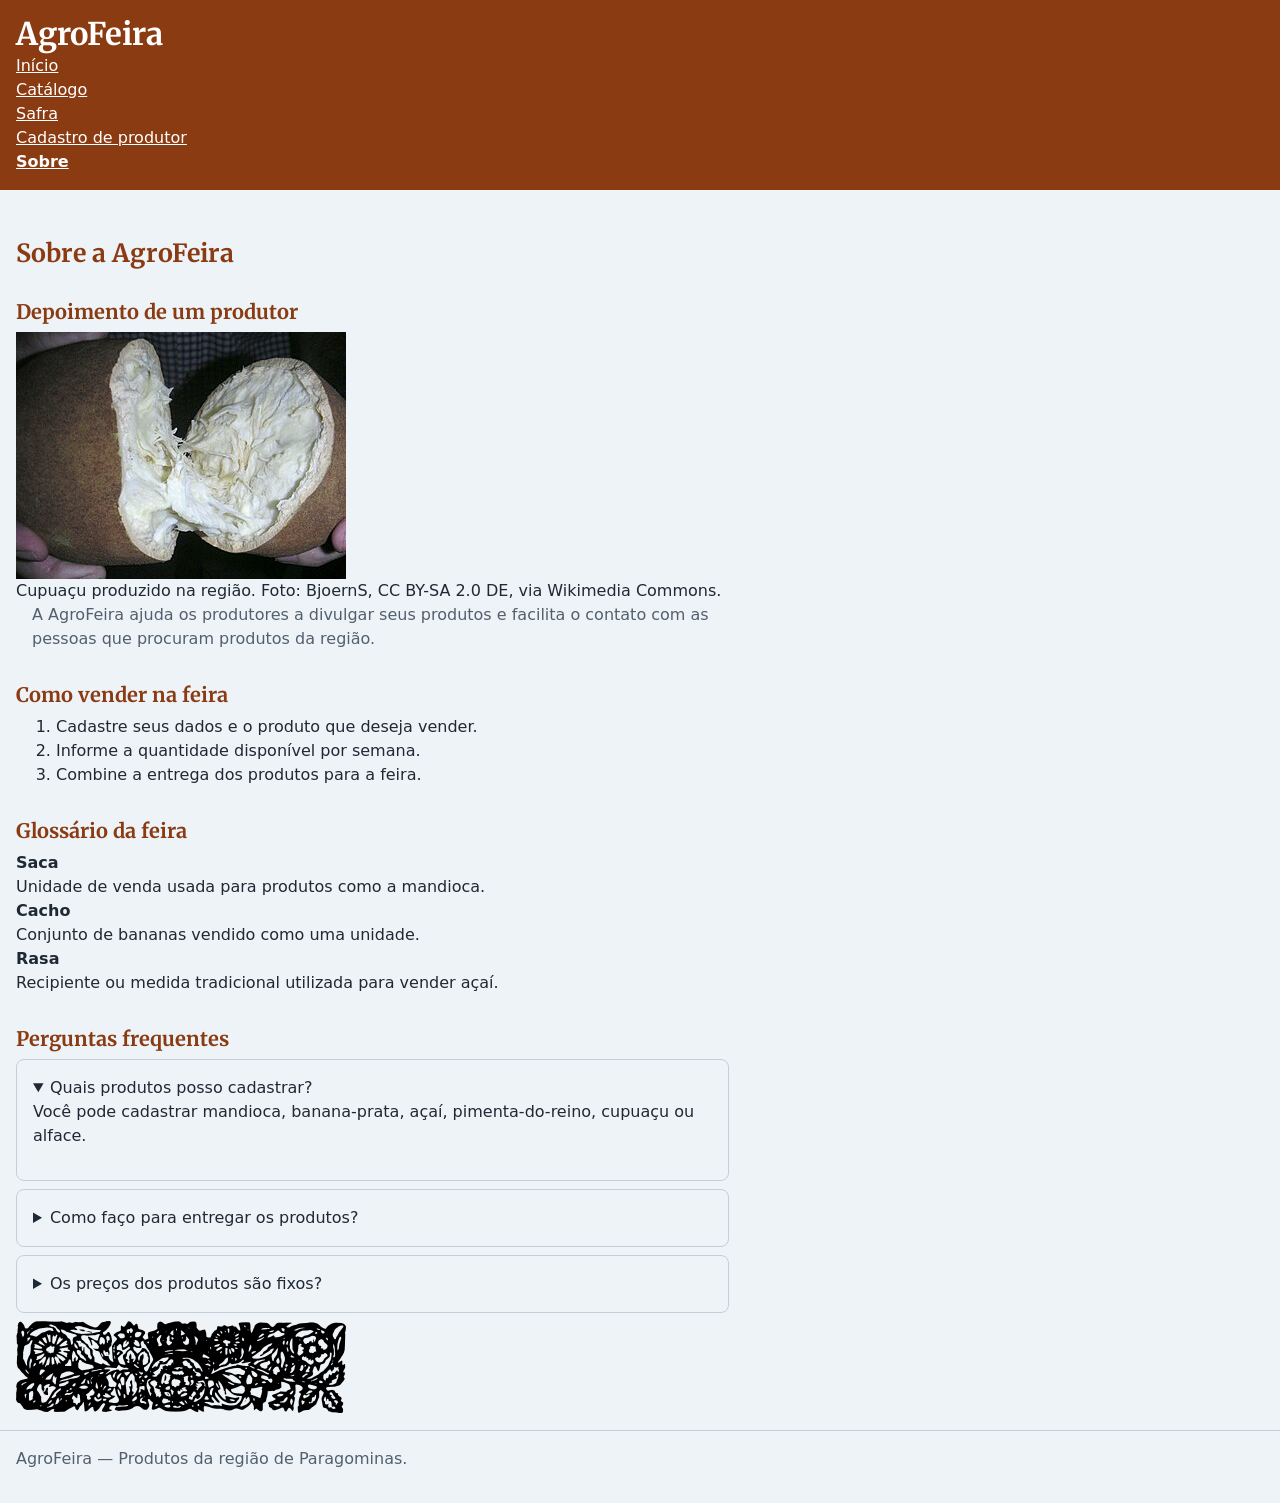
<file: sobre.html>
<!DOCTYPE html>
<html lang="pt-BR">
<head>
    <meta charset="UTF-8">
    <meta name="viewport" content="width=device-width, initial-scale=1.0">
    <title>Sobre - AgroFeira</title>
    <link rel="stylesheet" href="camadas.css">
    <link rel="preconnect" href="https://fonts.googleapis.com">
    <link rel="preconnect" href="https://fonts.gstatic.com" crossorigin>
    <link href="https://fonts.googleapis.com/css2?family=Merriweather:wght@400;700&display=swap" rel="stylesheet">
    <link rel="stylesheet" href="reset.css">
    <link rel="stylesheet" href="tokens.css">
    <link rel="stylesheet" href="base.css">
    <link rel="stylesheet" href="componentes.css">
    <link rel="stylesheet" href="utilitarios.css">
</head>
<body>

    <a href="#conteudo" class="pular">Pular para o conteúdo principal</a>

    <header class="cabecalho-site">
        <h1>AgroFeira</h1>

        <nav aria-label="Principal">
            <ul class="menu">
                <li>
                    <a href="index.html">Início</a>
                </li>
                <li>
                    <a href="catalogo.html">Catálogo</a>
                </li>
                <li>
                    <a href="safra.html">Safra</a>
                </li>
                <li>
                    <a href="cadastro-produtor.html">
                        Cadastro de produtor
                    </a>
                </li>
                <li>
                    <a href="sobre.html" aria-current="page">Sobre</a>
                </li>
            </ul>
        </nav>
    </header>

    <main id="conteudo">

        <h2>Sobre a AgroFeira</h2>

        <article>
            <h3>Depoimento de um produtor</h3>

            <figure>
                <img
                    src="cupuacu.jpg"
                    alt="Cupuaçus sobre uma superfície"
                    width="330"
                    height="220"
                    loading="lazy">

                <figcaption>
                    Cupuaçu produzido na região. Foto: BjoernS, CC BY-SA 2.0 DE, via Wikimedia Commons.
                </figcaption>
            </figure>

            <blockquote>
                <p>
                    A AgroFeira ajuda os produtores a divulgar seus produtos
                    e facilita o contato com as pessoas que procuram produtos
                    da região.
                </p>
            </blockquote>
        </article>

        <section aria-labelledby="vender">
            <h3 id="vender">Como vender na feira</h3>

            <ol>
                <li>
                    Cadastre seus dados e o produto que deseja vender.
                </li>
                <li>
                    Informe a quantidade disponível por semana.
                </li>
                <li>
                    Combine a entrega dos produtos para a feira.
                </li>
            </ol>
        </section>

        <section aria-labelledby="glossario">
            <h3 id="glossario">Glossário da feira</h3>

            <dl>
                <dt>Saca</dt>
                <dd>
                    Unidade de venda usada para produtos como a mandioca.
                </dd>

                <dt>Cacho</dt>
                <dd>
                    Conjunto de bananas vendido como uma unidade.
                </dd>

                <dt>Rasa</dt>
                <dd>
                    Recipiente ou medida tradicional utilizada para vender açaí.
                </dd>
            </dl>
        </section>

        <section aria-labelledby="perguntas">
            <h3 id="perguntas">Perguntas frequentes</h3>

            <details name="faq" open class="pergunta">
                <summary>Quais produtos posso cadastrar?</summary>

                <p>
                    Você pode cadastrar mandioca, banana-prata, açaí,
                    pimenta-do-reino, cupuaçu ou alface.
                </p>
            </details>

            <details name="faq" class="pergunta">
                <summary>Como faço para entregar os produtos?</summary>

                <p>
                    O produtor pode levar os produtos à feira ou escolher
                    que a feira faça a retirada na propriedade.
                </p>
            </details>

            <details name="faq" class="pergunta">
                <summary>Os preços dos produtos são fixos?</summary>

                <p>
                    Não. Os preços podem variar de acordo com a semana,
                    a oferta e a disponibilidade dos produtos.
                </p>
            </details>
        </section>

        <img
            src="enfeite.png"
            alt=""
            aria-hidden="true">

    </main>

    <footer class="rodape-site">
        <p>AgroFeira — Produtos da região de Paragominas.</p>
    </footer>

</body>
</html>
</file>
<file: camadas.css>
@layer reset, base, componentes, utilitarios;
</file>
<file: tokens.css>
/* tokens.css — AgroFeira */

@layer base {

:root {
  /* O navegador pinta campos, barra de rolagem e cores de fábrica de acordo com o tema */
  color-scheme: light dark;

  /* Cores — contraste medido (AA = 4,5 | AAA = 7; régua do texto comum) */
  --cor-fundo: #EEF3F8;
  --cor-superficie: #FFFFFF;
  --cor-texto: #1F2933; /* 13,22:1 sobre o fundo (AAA); 14,76:1 sobre a superfície (AAA) */
  --cor-texto-suave: #52606D; /* 5,78:1 sobre o fundo (AA) */
  --cor-marca: #8A3B12; /* 6,93:1 sobre o fundo (AA) */
  --cor-sobre-marca: #FFFFFF; /* 7,73:1 sobre a marca (AAA) */
  --cor-borda: #C5CED8;

  /* Foco e hover (contornos: régua de 3:1) */
  --cor-foco: #1D4ED8; /* 6,00:1 sobre o fundo; 6,70:1 sobre a superfície */
  --cor-marca-forte: #6B2D0E; /* 10,46:1 com a cor sobre a marca (AAA) */

  /* Trios para o link do Bootstrap (rgba lê três números separados por vírgula) */
  --cor-marca-rgb: 138, 59, 18; /* cópia de --cor-marca (#8A3B12) */
  --cor-marca-forte-rgb: 107, 45, 14; /* cópia de --cor-marca-forte (#6B2D0E) */

  /* Letras */
  --fonte-texto: system-ui, sans-serif;
  --fonte-titulo: "Merriweather", serif;

  /* Escala modular: multiplicador = 1,25 */
  /* h3 = 1 x 1,25 = 1,25 | h2 = 1,25 x 1,25 = 1,5625 ~ 1,563 | h1 = 1,563 x 1,25 = 1,953 */
  --tamanho-texto: 1rem;
  --tamanho-h3: 1.25rem;
  --tamanho-h2: 1.563rem;
  --tamanho-h1: 1.953rem;

  /* Espaços */
  --espaco-1: 0.25rem;
  --espaco-2: 0.5rem;
  --espaco-3: 1rem;
  --espaco-4: 2rem;

  /* Forma */
  --raio: 8px;
  --sombra: 0 2px 6px rgb(0 0 0 / 0.2);
}

/* Tema escuro: só troca os valores dos tokens de cor, com os mesmos nomes */
@media (prefers-color-scheme: dark) {
  :root {
    --cor-fundo: #16110E;
    --cor-superficie: #241C17;
    --cor-texto: #F2EDE9; /* 16,12:1 sobre o fundo (AAA); 14,41:1 sobre a superfície (AAA) */
    --cor-texto-suave: #C4B8AF; /* 9,66:1 sobre o fundo (AAA); 8,63:1 sobre a superfície (AAA) */
    --cor-marca: #F0966A; /* 8,28:1 sobre o fundo (AAA); 7,40:1 sobre a superfície (AAA) */
    --cor-sobre-marca: #1E1007; /* 8,19:1 sobre a marca (AAA) */
    --cor-borda: #4D4038;

    --cor-foco: #8AB8FF; /* 9,26:1 sobre o fundo; 8,28:1 sobre a superfície */
    --cor-marca-forte: #F8B896; /* 10,85:1 com a cor sobre a marca (AAA) */

    --cor-marca-rgb: 240, 150, 106; /* cópia de --cor-marca (#F0966A) */
    --cor-marca-forte-rgb: 248, 184, 150; /* cópia de --cor-marca-forte (#F8B896) */
  }
}

}
</file>
<file: base.css>
/* base.css — camada base: a página, os elementos, a casca do catálogo e o anel de foco */
@layer base {

  /* Página inteira */
  body {
    background: var(--cor-fundo);
    color: var(--cor-texto);
    font-family: var(--fonte-texto);
    font-size: var(--tamanho-texto);
  }

  main,
  aside {
    padding: var(--espaco-3);
  }

  /* Títulos */
  h1,
  h2,
  h3 {
    font-family: var(--fonte-titulo);
    line-height: 1.2;
  }

  h1 {
    font-size: var(--tamanho-h1);
  }

  h2 {
    font-size: var(--tamanho-h2);
  }

  h3 {
    font-size: var(--tamanho-h3);
  }

  h2,
  h3 {
    color: var(--cor-marca);
    margin-top: var(--espaco-4);
    margin-bottom: var(--espaco-2);
  }

  /* Parágrafos: ritmo vertical e medida da linha */
  p {
    margin-bottom: var(--espaco-3);
    max-width: 70ch;
  }

  /* Citação e glossário */
  blockquote {
    color: var(--cor-texto-suave);
    padding-left: var(--espaco-3);
  }

  dt {
    font-weight: bold;
  }

  /* Casca do catálogo, mobile-first: uma coluna na base, na ordem do HTML, por áreas nomeadas */
  .pagina-catalogo {
    display: grid;
    grid-template-columns: minmax(0, 1fr);
    grid-template-areas:
      "cabecalho"
      "menu"
      "conteudo"
      "lateral"
      "rodape";
    gap: var(--espaco-3);
  }

  .pagina-catalogo > header {
    grid-area: cabecalho;
  }

  .pagina-catalogo > nav {
    grid-area: menu;
  }

  .pagina-catalogo > main {
    grid-area: conteudo;
  }

  .pagina-catalogo > aside {
    grid-area: lateral;
  }

  .pagina-catalogo > footer {
    grid-area: rodape;
  }

  /* Três colunas a partir de 46rem: menu 12rem + lateral 16rem + 2 espaços de 1rem + conteúdo mínimo de 14rem (cartão de 12rem + 2rem de preenchimento) = 44rem, com 2rem de folga para a barra de rolagem */
  @media (min-width: 46rem) {
    .pagina-catalogo {
      grid-template-columns: 12rem minmax(0, 1fr) 16rem;
      grid-template-areas:
        "cabecalho cabecalho cabecalho"
        "menu conteudo lateral"
        "rodape rodape rodape";
    }
  }

  /* Anel de foco do teclado, para todos os elementos */
  :focus-visible {
    outline: 3px solid var(--cor-foco);
    outline-offset: 3px;
  }
}
</file>
<file: componentes.css>
/* componentes.css — camada componentes: as peças do site, com os estados e as container queries */
@layer componentes {

  /* cabecalho-site */
  .cabecalho-site {
    background: var(--cor-marca);
    color: var(--cor-sobre-marca);
    padding: var(--espaco-3);
  }

  /* menu */
  .menu {
    list-style: none;
    padding: 0;
  }

  .menu a {
    color: var(--cor-sobre-marca);
  }

  .menu a[aria-current="page"] {
    font-weight: bold;
  }

  /* menu do catálogo: saiu do cabeçalho, então leva o fundo da marca e o preenchimento (só o nav filho direto do body) */
  .pagina-catalogo > nav {
    background: var(--cor-marca);
    padding: var(--espaco-3);
  }

  /* pular: fora da tela enquanto não tem o foco; ao Tab, aparece no canto, por cima do cabeçalho */
  .pular {
    position: absolute;
    top: var(--espaco-2);
    left: var(--espaco-2);
    transform: translateY(-200%);
    background: var(--cor-superficie);
    color: var(--cor-texto);
    padding: var(--espaco-2) var(--espaco-3);
    border-radius: var(--raio);
    z-index: 1;
  }

  .pular:focus {
    transform: translateY(0);
  }

  /* rodape-site */
  .rodape-site {
    border-top: 1px solid var(--cor-borda);
    color: var(--cor-texto-suave);
    padding: var(--espaco-3);
  }

  /* lista-produtos: parte comum às duas listas (grade do conteúdo e lista da lateral) */
  .lista-produtos {
    list-style: none;
    padding: 0;
    display: grid;
    gap: var(--espaco-3);
  }

  /* lista-produtos no conteúdo: as colunas se ajustam sozinhas ao espaço, sem media query */
  main .lista-produtos {
    grid-template-columns: repeat(auto-fit, minmax(12rem, 1fr));
  }

  /* lista-produtos na lateral: uma coluna só */
  aside .lista-produtos {
    grid-template-columns: minmax(0, 1fr);
  }

  /* destaque: ocupa a linha inteira da grade, seja qual for o número de colunas */
  .destaque {
    grid-column: 1 / -1;
  }

  /* cartao-produto: é o contêiner de medida; a largura e o espaço vêm da grade */
  .cartao-produto {
    background: var(--cor-superficie);
    border: 1px solid var(--cor-borda);
    border-radius: var(--raio);
    box-shadow: var(--sombra);
    padding: var(--espaco-3);
    container-type: inline-size;
  }

  /* cartao-produto: foto, título, produtor e preço */
  .cartao-produto img {
    border-radius: var(--raio);
  }

  .cartao-produto h3 {
    margin-top: var(--espaco-2);
    margin-bottom: var(--espaco-2);
  }

  .produtor {
    color: var(--cor-texto-suave);
    margin-bottom: var(--espaco-2);
  }

  .preco {
    font-weight: bold;
    margin-bottom: var(--espaco-2);
  }

  /* Container query — o cartão deita a foto ao lado do texto quando o espaço dele passa de 25rem, e não pela largura da janela. */
  @container (min-width: 25rem) {
    .cartao-produto article {
      display: grid;
      grid-template-columns: 10rem minmax(0, 1fr);
      column-gap: var(--espaco-3);
    }

    .cartao-produto article > * {
      grid-column: 2;
    }

    .cartao-produto article > img {
      grid-column: 1;
      grid-row: 1 / span 4;
      height: 100%;
      object-fit: cover;
    }

    .cartao-produto h3 {
      margin-top: 0;
    }
  }

  /* :has() — contorna o cartão inteiro, na cor do anel, quando o botão dentro dele recebe o foco do teclado. */
  .cartao-produto:has(button:focus-visible) {
    outline: 3px solid var(--cor-foco);
    outline-offset: 3px;
  }

  /* figura-destaque */
  .figura-destaque figcaption {
    color: var(--cor-texto-suave);
    margin-top: var(--espaco-1);
  }

  /* busca */
  .busca input {
    border: 1px solid var(--cor-borda);
    border-radius: var(--raio);
    padding: 0.5em;
    background: var(--cor-superficie);
  }

  /* barra-categorias: Flexbox; os botões quebram de linha quando não cabem */
  .barra-categorias {
    display: flex;
    flex-wrap: wrap;
    gap: var(--espaco-2);
    list-style: none;
    padding: 0;
    margin-bottom: var(--espaco-3);
  }

  /* botões do site: lupa, cadastro, categorias e cartões */
  .busca button,
  .formulario-cadastro button,
  .barra-categorias button,
  .cartao-produto button {
    background: var(--cor-marca);
    color: var(--cor-sobre-marca);
    border: none;
    border-radius: var(--raio);
    padding: 0.5em 1em;
  }

  .busca button:hover,
  .formulario-cadastro button:hover,
  .barra-categorias button:hover,
  .cartao-produto button:hover {
    background: var(--cor-marca-forte);
  }

  /* aviso */
  .aviso {
    background: var(--cor-superficie);
    border: 2px solid var(--cor-marca);
    border-radius: var(--raio);
    padding: var(--espaco-3);
    margin-top: var(--espaco-3);
    max-width: 70ch;
  }

  /* tabela-safra */
  .tabela-safra th,
  .tabela-safra td {
    padding: var(--espaco-2);
  }

  .tabela-safra thead th {
    background: var(--cor-marca);
    color: var(--cor-sobre-marca);
  }

  .tabela-safra td {
    background: var(--cor-superficie);
  }

  /* formulario-cadastro */
  .formulario-cadastro > fieldset {
    border: 1px solid var(--cor-borda);
    border-radius: var(--raio);
    padding: var(--espaco-3);
    margin-bottom: var(--espaco-3);
  }

  .formulario-cadastro fieldset fieldset {
    border: none;
    padding: 0;
  }

  .formulario-cadastro legend {
    font-weight: bold;
    color: var(--cor-marca);
  }

  input[type="text"],
  input[type="email"],
  input[type="tel"],
  input[type="number"],
  input[type="date"],
  select,
  textarea {
    border: 1px solid var(--cor-borda);
    border-radius: var(--raio);
    padding: 0.5em;
    background: var(--cor-superficie);
  }

  /* pergunta */
  .pergunta {
    border: 1px solid var(--cor-borda);
    border-radius: var(--raio);
    padding: var(--espaco-3);
    margin-bottom: var(--espaco-2);
    max-width: 70ch;
  }

  /* foco sobre a faixa da marca: o anel usa a cor feita para ficar sobre a marca */
  .cabecalho-site :focus-visible,
  .menu :focus-visible,
  .pular:focus-visible {
    outline-color: var(--cor-sobre-marca);
  }
}
</file>
<file: utilitarios.css>
@layer utilitarios {}
</file>
